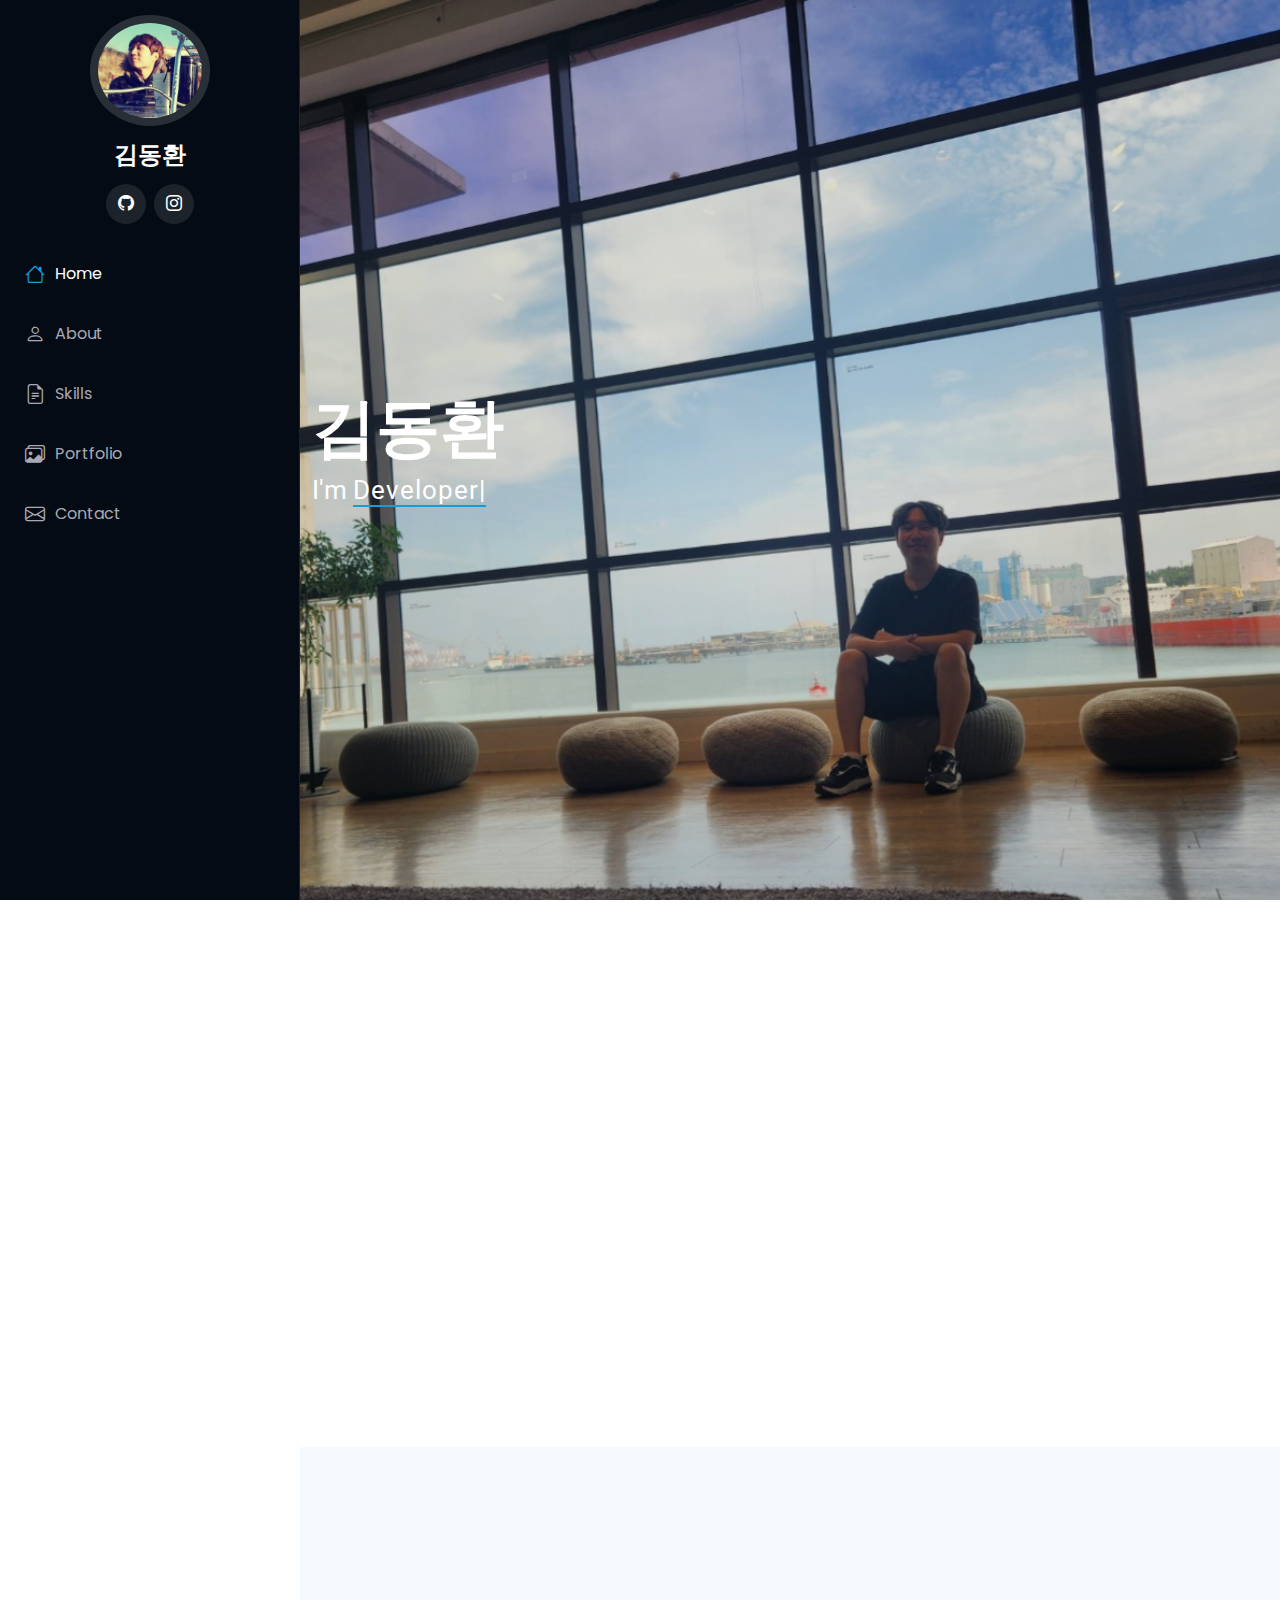
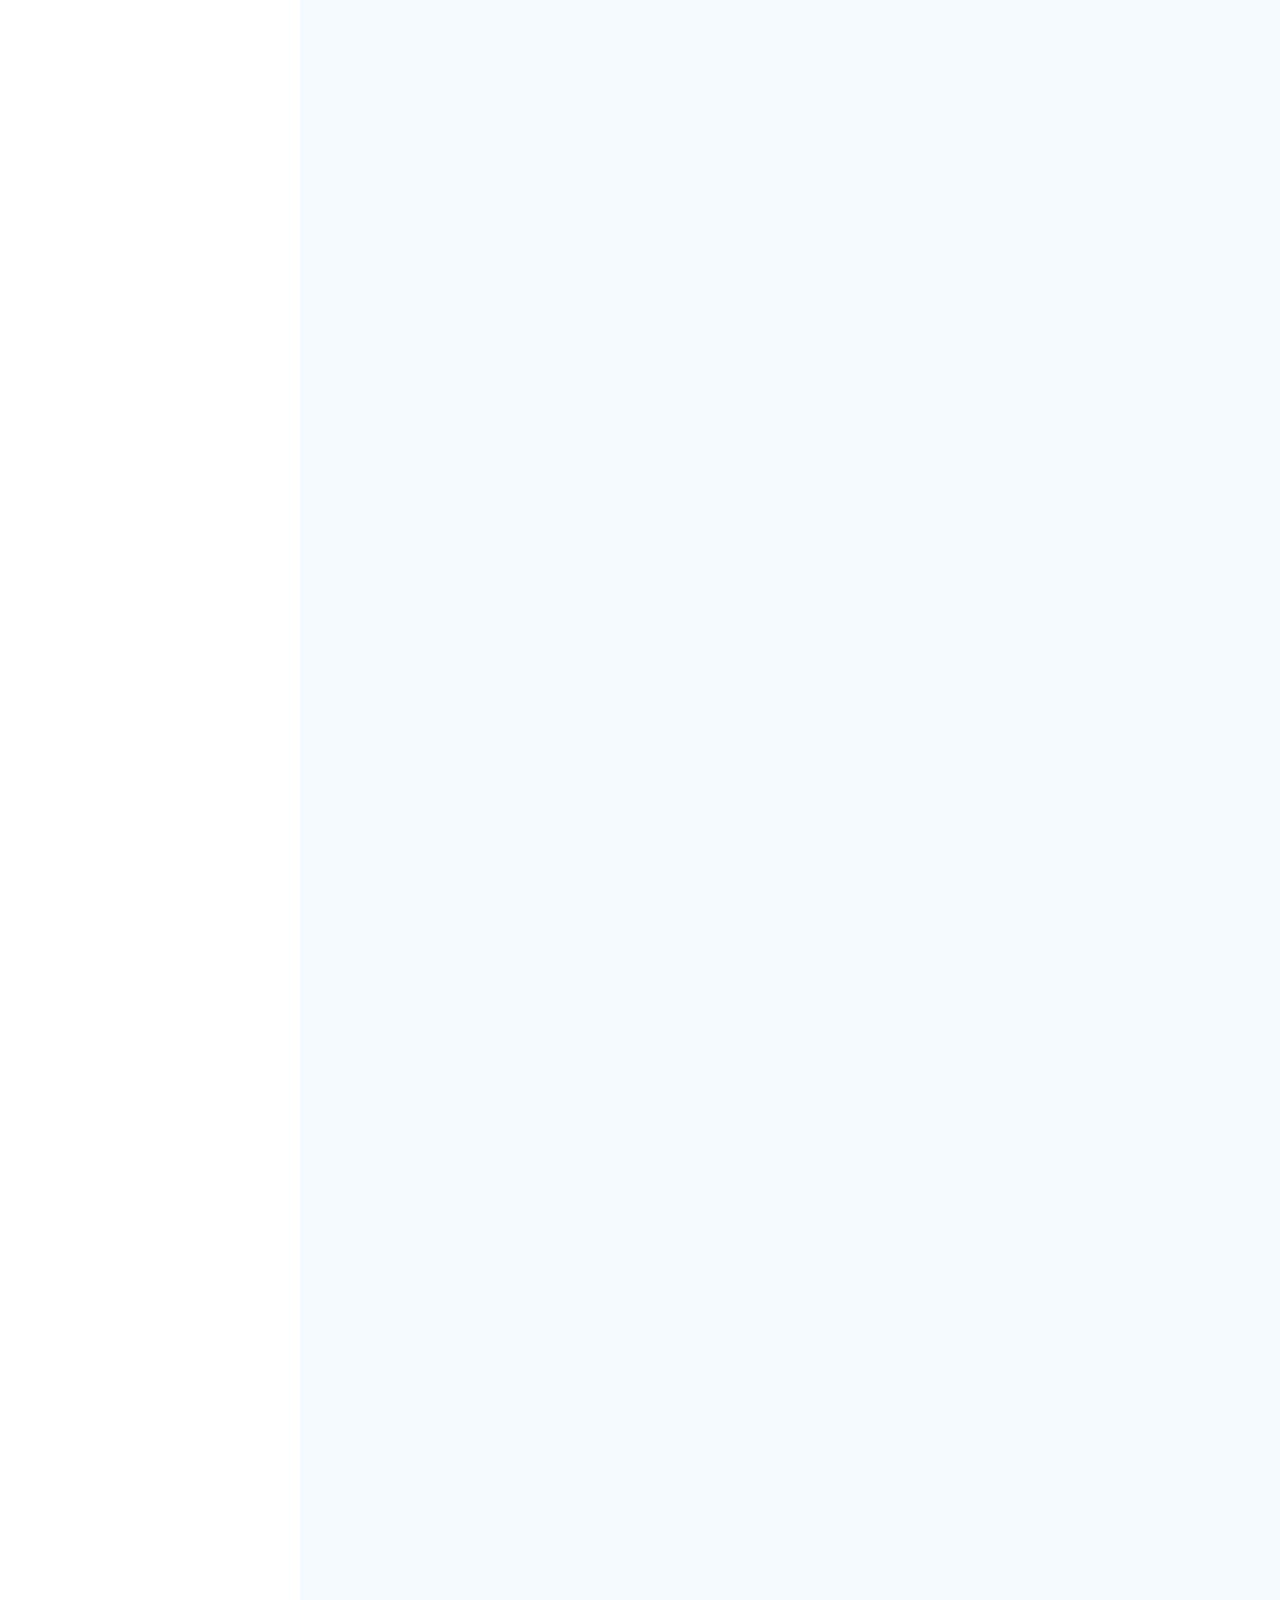
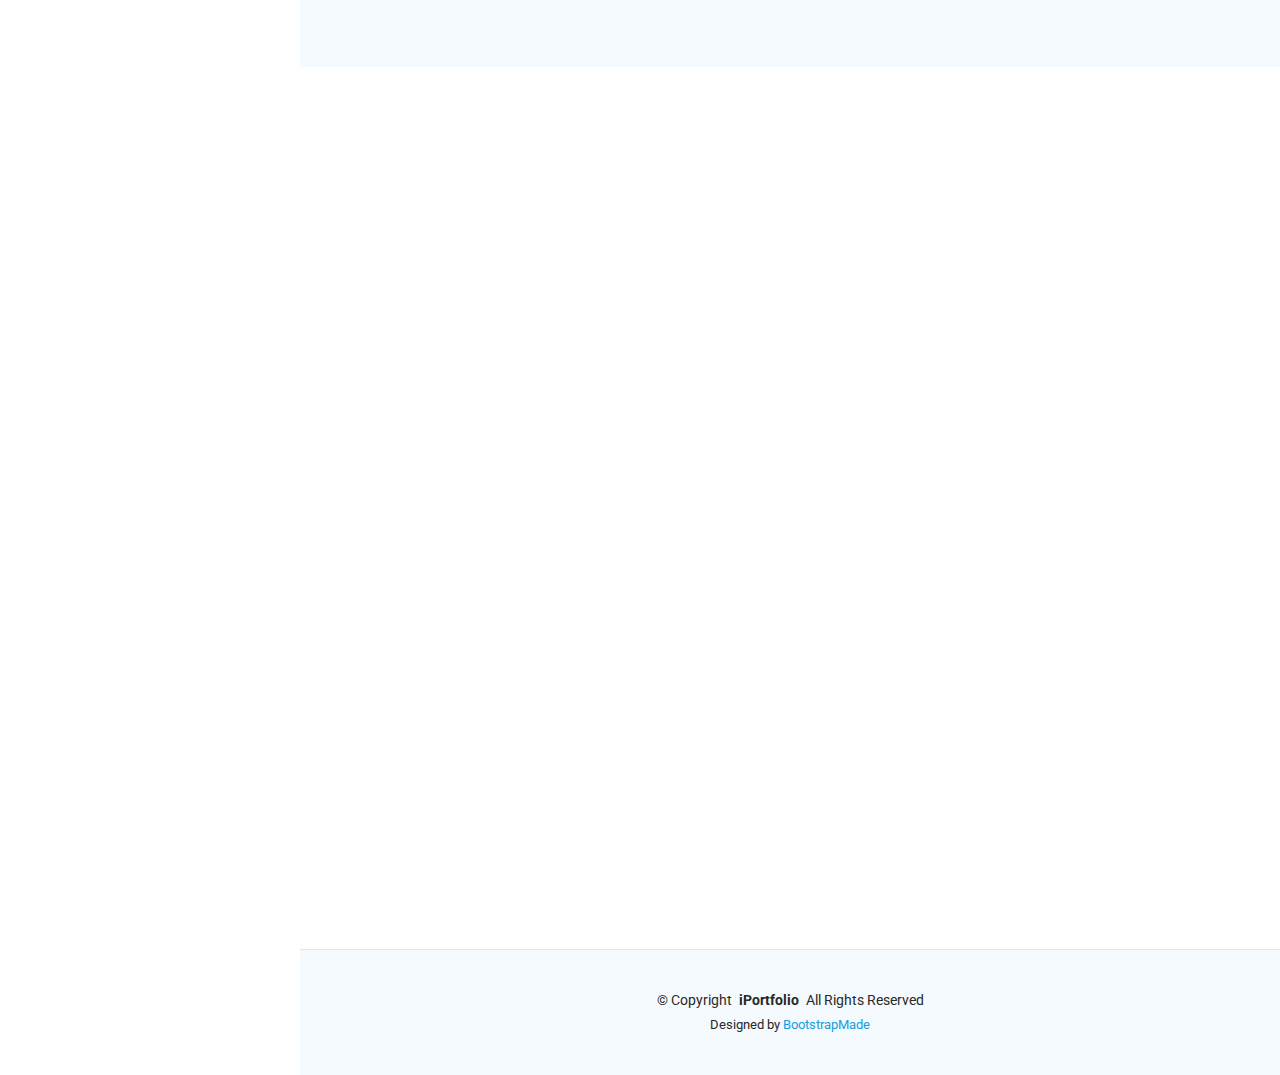
<file: mainpage.html>
<!DOCTYPE html>
<html lang="en">

<head>
  <meta charset="utf-8">
  <meta content="width=device-width, initial-scale=1.0" name="viewport">
  <title>Index - iPortfolio Bootstrap Template</title>
  <meta content="" name="description">
  <meta content="" name="keywords">

  <!-- Favicons -->
  <link href="assets/img/favicon.png" rel="icon">
  <link href="assets/img/apple-touch-icon.png" rel="apple-touch-icon">

  <!-- Fonts -->
  <link href="https://fonts.googleapis.com" rel="preconnect">
  <link href="https://fonts.gstatic.com" rel="preconnect" crossorigin>
  <link href="https://fonts.googleapis.com/css2?family=Roboto:ital,wght@0,100;0,300;0,400;0,500;0,700;0,900;1,100;1,300;1,400;1,500;1,700;1,900&family=Poppins:ital,wght@0,100;0,200;0,300;0,400;0,500;0,600;0,700;0,800;0,900;1,100;1,200;1,300;1,400;1,500;1,600;1,700;1,800;1,900&family=Raleway:ital,wght@0,100;0,200;0,300;0,400;0,500;0,600;0,700;0,800;0,900;1,100;1,200;1,300;1,400;1,500;1,600;1,700;1,800;1,900&display=swap" rel="stylesheet">

  <!-- Vendor CSS Files -->
  <link href="assets/vendor/bootstrap/css/bootstrap.min.css" rel="stylesheet">
  <link href="assets/vendor/bootstrap-icons/bootstrap-icons.css" rel="stylesheet">
  <link href="assets/vendor/aos/aos.css" rel="stylesheet">
  <link href="assets/vendor/glightbox/css/glightbox.min.css" rel="stylesheet">
  <link href="assets/vendor/swiper/swiper-bundle.min.css" rel="stylesheet">

  <!-- Main CSS File -->
  <link href="assets/css/main.css" rel="stylesheet">

  <!-- =======================================================
  * Template Name: iPortfolio
  * Template URL: https://bootstrapmade.com/iportfolio-bootstrap-portfolio-websites-template/
  * Updated: Jun 27 2024 with Bootstrap v5.3.3
  * Author: BootstrapMade.com
  * License: https://bootstrapmade.com/license/
  ======================================================== -->
</head>

<body class="index-page">

  <header id="header" class="header dark-background d-flex flex-column">
    <i class="header-toggle d-xl-none bi bi-list"></i>

    <div class="profile-img">
      <img src="assets/img/my-profile-img.jpg" alt="" class="img-fluid rounded-circle">
    </div>

    <a href="index.html" class="logo d-flex align-items-center justify-content-center">
      <!-- Uncomment the line below if you also wish to use an image logo -->
      <!-- <img src="assets/img/logo.png" alt=""> -->
      <h1 class="sitename">김동환</h1>
    </a>

    <div class="social-links text-center">
      <a href="https://github.com/yellowkim528" class="github"><i class="bi bi-github"></i></a>
      <a href="#" class="instagram"><i class="bi bi-instagram"></i></a>
    </div>

    <nav id="navmenu" class="navmenu">
      <ul>
        <li><a href="#hero" class="active"><i class="bi bi-house navicon"></i>Home</a></li>
        <li><a href="#about"><i class="bi bi-person navicon"></i> About</a></li>
        <li><a href="#skills"><i class="bi bi-file-earmark-text navicon"></i> Skills</a></li>
        <li><a href="#portfolio"><i class="bi bi-images navicon"></i> Portfolio</a></li>
        <li><a href="#contact"><i class="bi bi-envelope navicon"></i> Contact</a></li>
        <!-- <li><a href="#services"><i class="bi bi-hdd-stack navicon"></i> Services</a></li>
        <li class="dropdown"><a href="#"><i class="bi bi-menu-button navicon"></i> <span>Dropdown</span> <i class="bi bi-chevron-down toggle-dropdown"></i></a>
          <ul>
            <li><a href="#">Dropdown 1</a></li>
            <li class="dropdown"><a href="#"><span>Deep Dropdown</span> <i class="bi bi-chevron-down toggle-dropdown"></i></a>
              <ul>
                <li><a href="#">Deep Dropdown 1</a></li>
                <li><a href="#">Deep Dropdown 2</a></li>
                <li><a href="#">Deep Dropdown 3</a></li>
                <li><a href="#">Deep Dropdown 4</a></li>
                <li><a href="#">Deep Dropdown 5</a></li>
              </ul>
            </li>
            <li><a href="#">Dropdown 2</a></li>
            <li><a href="#">Dropdown 3</a></li>
            <li><a href="#">Dropdown 4</a></li>
          </ul>
        </li> -->
      </ul>
    </nav>

  </header>

  <main class="main">

    <!-- Hero Section -->
    <section id="hero" class="hero section dark-background">

      <img src="assets/img/hero-bg.jpg" alt="" data-aos="fade-in" class="">

      <div class="container" data-aos="fade-up" data-aos-delay="100">
        <h2>김동환</h2>
        <p>I'm <span class="typed" data-typed-items="Developer, Freelancer">Developer</span><span class="typed-cursor typed-cursor--blink" aria-hidden="true"></span><span class="typed-cursor typed-cursor--blink" aria-hidden="true"></span></p>
      </div>

    </section><!-- /Hero Section -->

    <!-- About Section -->
    <section id="about" class="about section">

      <!-- Section Title -->
      <div class="container section-title" data-aos="fade-up">
        <h2>About</h2>
        <p>안녕하세요. 신입 풀스택 개발자 김동환입니다.</p>
      </div><!-- End Section Title -->

      <div class="container" data-aos="fade-up" data-aos-delay="100">

        <div class="row gy-4 justify-content-center">
          <div class="col-lg-4">
            <img src="assets/img/my-profile-img.jpg" class="img-fluid" alt="">
          </div>
          <div class="col-lg-8 content">
            <h2>Full-Stack Web Developer.</h2>
            <p class="fst-italic py-3">
            </p>
            <div class="row">
              <div class="col-lg-6">
                <ul>
                  <!-- <li><i class="bi bi-chevron-right"></i> <strong>생일:</strong> <span>28 May 1992</span></li> -->
                  <li><i class="bi bi-chevron-right"></i> <strong>Website:</strong> <span>yellowkim528.github.io</span></li>
                  <li><i class="bi bi-chevron-right"></i> <strong>Phone:</strong> <span>010 - 5510 - 4664</span></li>
                  <li><i class="bi bi-chevron-right"></i> <strong>City:</strong> <span>Ulsan, South Korea</span></li>
                </ul>
              </div>
              <div class="col-lg-6">
                <ul>
                  <li><i class="bi bi-chevron-right"></i> <strong>Age:</strong> <span>32</span></li>
                  <li><i class="bi bi-chevron-right"></i> <strong>Degree:</strong> <span>BS</span></li>
                  <li><i class="bi bi-chevron-right"></i> <strong>Email:</strong> <span>sky6156@naver.com</span></li>
                  <!-- <li><i class="bi bi-chevron-right"></i> <strong>Freelance:</strong> <span>Available</span></li> -->
                </ul>
              </div>
            </div>
            <p class="py-3">
              
            </p>
          </div>
        </div>

      </div>

    </section>
    <!-- /About Section -->

    <!-- Stats Section -->
    <!-- <section id="stats" class="stats section">

      <div class="container" data-aos="fade-up" data-aos-delay="100">

        <div class="row gy-4">

          <div class="col-lg-3 col-md-6">
            <div class="stats-item">
              <i class="bi bi-emoji-smile"></i>
              <span data-purecounter-start="0" data-purecounter-end="232" data-purecounter-duration="1" class="purecounter"></span>
              <p><strong>Happy Clients</strong> <span>consequuntur quae</span></p>
            </div>
          </div>
          <!-- End Stats Item --> 
           

          <!-- <div class="col-lg-3 col-md-6">
            <div class="stats-item">
              <i class="bi bi-journal-richtext"></i>
              <span data-purecounter-start="0" data-purecounter-end="521" data-purecounter-duration="1" class="purecounter"></span>
              <p><strong>Projects</strong> <span>adipisci atque cum quia aut</span></p>
            </div>
          </div> -->
          <!-- End Stats Item -->

          <!-- <div class="col-lg-3 col-md-6">
            <div class="stats-item">
              <i class="bi bi-headset"></i>
              <span data-purecounter-start="0" data-purecounter-end="1453" data-purecounter-duration="1" class="purecounter"></span>
              <p><strong>Hours Of Support</strong> <span>aut commodi quaerat</span></p>
            </div>
          </div> -->
          <!-- End Stats Item -->

          <!-- <div class="col-lg-3 col-md-6">
            <div class="stats-item">
              <i class="bi bi-people"></i>
              <span data-purecounter-start="0" data-purecounter-end="32" data-purecounter-duration="1" class="purecounter"></span>
              <p><strong>Hard Workers</strong> <span>rerum asperiores dolor</span></p>
            </div>
          </div> -->
          <!-- End Stats Item -->

        </div>

      </div>

    </section> 
    
    <!-- /Stats Section -->

    <!-- Skills Section -->
    <section id="skills" class="skills section light-background">

      <!-- Section Title -->
      <div class="container section-title" data-aos="fade-up">
        <h2>Skills</h2>
        <p>지금까지 프로젝트에 사용한 기술들 입니다.</p>
      </div><!-- End Section Title -->

      <div class="container" data-aos="fade-up" data-aos-delay="100">

        <div class="row skills-content skills-animation">

          <div class="col-lg-6">

            <div class="progress">
              <span class="skill"><span>JAVA</span> <i class="val">100%</i></span>
              <div class="progress-bar-wrap">
                <div class="progress-bar" role="progressbar" aria-valuenow="100" aria-valuemin="0" aria-valuemax="100"></div>
              </div>
            </div><!-- End Skills Item -->

            <div class="progress">
              <span class="skill"><span>SpringBoot</span> <i class="val">90%</i></span>
              <div class="progress-bar-wrap">
                <div class="progress-bar" role="progressbar" aria-valuenow="90" aria-valuemin="0" aria-valuemax="100"></div>
              </div>
            </div><!-- End Skills Item -->

            <div class="progress">
              <span class="skill"><span>ES6</span> <i class="val">75%</i></span>
              <div class="progress-bar-wrap">
                <div class="progress-bar" role="progressbar" aria-valuenow="75" aria-valuemin="0" aria-valuemax="100"></div>
              </div>
            </div><!-- End Skills Item -->

          </div>

          <div class="col-lg-6">

            <div class="progress">
              <span class="skill"><span>Oracle SQL</span> <i class="val">80%</i></span>
              <div class="progress-bar-wrap">
                <div class="progress-bar" role="progressbar" aria-valuenow="80" aria-valuemin="0" aria-valuemax="100"></div>
              </div>
            </div><!-- End Skills Item -->

            <div class="progress">
              <span class="skill"><span>CSS</span> <i class="val">90%</i></span>
              <div class="progress-bar-wrap">
                <div class="progress-bar" role="progressbar" aria-valuenow="90" aria-valuemin="0" aria-valuemax="100"></div>
              </div>
            </div><!-- End Skills Item -->

            <div class="progress">
              <span class="skill"><span>python</span> <i class="val">55%</i></span>
              <div class="progress-bar-wrap">
                <div class="progress-bar" role="progressbar" aria-valuenow="55" aria-valuemin="0" aria-valuemax="100"></div>
              </div>
            </div><!-- End Skills Item -->

          </div>

        </div>

      </div>

    </section><!-- /Skills Section -->

    <!-- Resume Section -->
    <!-- <section id="resume" class="resume section">

      <div class="container section-title" data-aos="fade-up">
        <h2>Resume</h2>
        <p>Magnam dolores commodi suscipit. Necessitatibus eius consequatur ex aliquid fuga eum quidem. Sit sint consectetur velit. Quisquam quos quisquam cupiditate. Et nemo qui impedit suscipit alias ea. Quia fugiat sit in iste officiis commodi quidem hic quas.</p>
      </div>

      <div class="container">

        <div class="row">

          <div class="col-lg-6" data-aos="fade-up" data-aos-delay="100">
            <h3 class="resume-title">Sumary</h3>

            <div class="resume-item pb-0">
              <h4>Brandon Johnson</h4>
              <p><em>Innovative and deadline-driven Graphic Designer with 3+ years of experience designing and developing user-centered digital/print marketing material from initial concept to final, polished deliverable.</em></p>
              <ul>
                <li>Portland par 127,Orlando, FL</li>
                <li>(123) 456-7891</li>
                <li>alice.barkley@example.com</li>
              </ul>
            </div>

            <h3 class="resume-title">Education</h3>
            <div class="resume-item">
              <h4>Master of Fine Arts &amp; Graphic Design</h4>
              <h5>2015 - 2016</h5>
              <p><em>Rochester Institute of Technology, Rochester, NY</em></p>
              <p>Qui deserunt veniam. Et sed aliquam labore tempore sed quisquam iusto autem sit. Ea vero voluptatum qui ut dignissimos deleniti nerada porti sand markend</p>
            </div>

            <div class="resume-item">
              <h4>Bachelor of Fine Arts &amp; Graphic Design</h4>
              <h5>2010 - 2014</h5>
              <p><em>Rochester Institute of Technology, Rochester, NY</em></p>
              <p>Quia nobis sequi est occaecati aut. Repudiandae et iusto quae reiciendis et quis Eius vel ratione eius unde vitae rerum voluptates asperiores voluptatem Earum molestiae consequatur neque etlon sader mart dila</p>
            </div>

          </div>

          <div class="col-lg-6" data-aos="fade-up" data-aos-delay="200">
            <h3 class="resume-title">Professional Experience</h3>
            <div class="resume-item">
              <h4>Senior graphic design specialist</h4>
              <h5>2019 - Present</h5>
              <p><em>Experion, New York, NY </em></p>
              <ul>
                <li>Lead in the design, development, and implementation of the graphic, layout, and production communication materials</li>
                <li>Delegate tasks to the 7 members of the design team and provide counsel on all aspects of the project. </li>
                <li>Supervise the assessment of all graphic materials in order to ensure quality and accuracy of the design</li>
                <li>Oversee the efficient use of production project budgets ranging from $2,000 - $25,000</li>
              </ul>
            </div>

            <div class="resume-item">
              <h4>Graphic design specialist</h4>
              <h5>2017 - 2018</h5>
              <p><em>Stepping Stone Advertising, New York, NY</em></p>
              <ul>
                <li>Developed numerous marketing programs (logos, brochures,infographics, presentations, and advertisements).</li>
                <li>Managed up to 5 projects or tasks at a given time while under pressure</li>
                <li>Recommended and consulted with clients on the most appropriate graphic design</li>
                <li>Created 4+ design presentations and proposals a month for clients and account managers</li>
              </ul>
            </div>

          </div>

        </div>

      </div>

    </section> -->
    <!-- /Resume Section -->

    <!-- Portfolio Section -->
    <section id="portfolio" class="portfolio section light-background">

      <!-- Section Title -->
      <div class="container section-title" data-aos="fade-up">
        <h2>Portfolio</h2>
        <h3>KH인재교육원 국비교육중 수행했던 프로젝트들 입니다.</h3>
        <p>미니1 - 공공데이터 수집 및 시각화</p>
        <p>미니2 - 리뷰데이터 수집 및 딥러닝</p>
        <p>파이널 - 여행지 일정 생성 서비스</p>
      </div><!-- End Section Title -->

      <div class="container">

        <div class="isotope-layout" data-default-filter="*" data-layout="masonry" data-sort="original-order">

          <ul class="portfolio-filters isotope-filters" data-aos="fade-up" data-aos-delay="100">
            <li data-filter="*" class="filter-active">All</li>
            <li data-filter=".filter-final">파이널프로젝트</li>
            <li data-filter=".filter-mini1">미니프로젝트 - 1</li>
            <li data-filter=".filter-mini2">미니프로젝트 - 2</li>
          </ul><!-- End Portfolio Filters -->

          <div class="row gy-4 isotope-container" data-aos="fade-up" data-aos-delay="200">

            <!--  -->
            <!-- 파이널프로젝트 -->
            <div class="col-lg-4 col-md-6 portfolio-item isotope-item filter-final">
              <div class="portfolio-content h-100">
                <img src="assets/img/final/자유게시판.png" class="img-fluid" alt="">
                <div class="portfolio-info">
                  <h4>파이널</h4>
                  <p>자유게시판 목록</p>
                  <a href="assets/img/final/자유게시판.png" title="Branding 1" data-gallery="portfolio-gallery-final" class="glightbox preview-link"><i class="bi bi-zoom-in"></i></a>
                  <a href="portfolio-details.html" title="More Details" class="details-link"><i class="bi bi-link-45deg"></i></a>
                </div>
              </div>
            </div><!-- End Portfolio Item -->

            <div class="col-lg-4 col-md-6 portfolio-item isotope-item filter-final">
              <div class="portfolio-content h-100">
                <img src="assets/img/final/게시판조회.png" class="img-fluid" alt="">
                <div class="portfolio-info">
                  <h4>파이널</h4>
                  <p>게시글 조회화면</p>
                  <a href="assets/img/final/게시판조회.png" title="Branding 1" data-gallery="portfolio-gallery-final" class="glightbox preview-link"><i class="bi bi-zoom-in"></i></a>
                  <a href="portfolio-details.html" title="More Details" class="details-link"><i class="bi bi-link-45deg"></i></a>
                </div>
              </div>
            </div><!-- End Portfolio Item -->

            <div class="col-lg-4 col-md-6 portfolio-item isotope-item filter-final">
              <div class="portfolio-content h-100">
                <img src="assets/img/final/날짜선택.png" class="img-fluid" alt="">
                <div class="portfolio-info">
                  <h4>파이널</h4>
                  <p>일정만들기 날짜선택 페이지</p>
                  <a href="assets/img/final/날짜선택.png" title="Branding 1" data-gallery="portfolio-gallery-final" class="glightbox preview-link"><i class="bi bi-zoom-in"></i></a>
                  <a href="portfolio-details.html" title="More Details" class="details-link"><i class="bi bi-link-45deg"></i></a>
                </div>
              </div>
            </div><!-- End Portfolio Item -->

            <div class="col-lg-4 col-md-6 portfolio-item isotope-item filter-final">
              <div class="portfolio-content h-100">
                <img src="assets/img/final/여행지일정만들기.png" class="img-fluid" alt="">
                <div class="portfolio-info">
                  <h4>파이널</h4>
                  <p>여행일정 만들기 페이지</p>
                  <a href="assets/img/final/여행지일정만들기.png" title="Branding 1" data-gallery="portfolio-gallery-final" class="glightbox preview-link"><i class="bi bi-zoom-in"></i></a>
                  <a href="portfolio-details.html" title="More Details" class="details-link"><i class="bi bi-link-45deg"></i></a>
                </div>
              </div>
            </div><!-- End Portfolio Item -->

            <div class="col-lg-4 col-md-6 portfolio-item isotope-item filter-final">
              <div class="portfolio-content h-100">
                <img src="assets/img/final/여행지상세정보.png" class="img-fluid" alt="">
                <div class="portfolio-info">
                  <h4>파이널</h4>
                  <p>여행지 상세정보 페이지</p>
                  <a href="assets/img/final/여행지상세정보.png" title="Branding 1" data-gallery="portfolio-gallery-final" class="glightbox preview-link"><i class="bi bi-zoom-in"></i></a>
                  <a href="portfolio-details.html" title="More Details" class="details-link"><i class="bi bi-link-45deg"></i></a>
                </div>
              </div>
            </div><!-- End Portfolio Item -->

            <!-- 미니프로젝트 1 -->
            <div class="col-lg-4 col-md-6 portfolio-item isotope-item filter-mini1">
              <div class="portfolio-content h-100">
                <img src="assets/img/mini1/미니프로젝트1_페이지_20.jpg" class="img-fluid" alt="">
                <div class="portfolio-info">
                  <h4>미니 1</h4>
                  <p>행정구역별 방문자 수 시각화</p>
                  <a href="assets/img/mini1/미니프로젝트1_페이지_20.jpg" title="mini1" data-gallery="portfolio-gallery-app" class="glightbox preview-link"><i class="bi bi-zoom-in"></i></a>
                  <a href="portfolio-details_mini1.html" title="More Details" class="details-link"><i class="bi bi-link-45deg"></i></a>
                </div>
              </div>
            </div><!-- End Portfolio Item -->

            <div class="col-lg-4 col-md-6 portfolio-item isotope-item filter-mini1">
              <div class="portfolio-content h-100">
                <img src="assets/img/mini1/미니프로젝트1_페이지_24.jpg" class="img-fluid" alt="">
                <div class="portfolio-info">
                  <h4>미니 1</h4>
                  <p>지역별 관광지 비율 시각화</p>
                  <a href="assets/img/mini1/미니프로젝트1_페이지_24.jpg" title="mini1" data-gallery="portfolio-gallery-app" class="glightbox preview-link"><i class="bi bi-zoom-in"></i></a>
                  <a href="portfolio-details_mini1.html" title="More Details" class="details-link"><i class="bi bi-link-45deg"></i></a>
                </div>
              </div>
            </div><!-- End Portfolio Item -->

            <div class="col-lg-4 col-md-6 portfolio-item isotope-item filter-mini1">
              <div class="portfolio-content h-100">
                <img src="assets/img/mini1/미니프로젝트1_페이지_29.jpg" class="img-fluid" alt="">
                <div class="portfolio-info">
                  <h4>미니 1</h4>
                  <p>지역별 축제/행사 비율 시각화</p>
                  <a href="assets/img/mini1/미니프로젝트1_페이지_29.jpg" title="mini1" data-gallery="portfolio-gallery-app" class="glightbox preview-link"><i class="bi bi-zoom-in"></i></a>
                  <a href="portfolio-details_mini1.html" title="More Details" class="details-link"><i class="bi bi-link-45deg"></i></a>
                </div>
              </div>
            </div><!-- End Portfolio Item -->

            <div class="col-lg-4 col-md-6 portfolio-item isotope-item filter-mini1">
              <div class="portfolio-content h-100">
                <img src="assets/img/mini1/미니프로젝트1_페이지_33.jpg" class="img-fluid" alt="">
                <div class="portfolio-info">
                  <h4>미니 1</h4>
                  <p>계절별 축제/행사 비율 시각화</p>
                  <a href="assets/img/mini1/미니프로젝트1_페이지_33.jpg" title="mini1" data-gallery="portfolio-gallery-app" class="glightbox preview-link"><i class="bi bi-zoom-in"></i></a>
                  <a href="portfolio-details_mini1.html" title="More Details" class="details-link"><i class="bi bi-link-45deg"></i></a>
                </div>
              </div>
            </div><!-- End Portfolio Item -->

            <div class="col-lg-4 col-md-6 portfolio-item isotope-item filter-mini1">
              <div class="portfolio-content h-100">
                <img src="assets/img/mini1/미니프로젝트1_페이지_34.jpg" class="img-fluid" alt="">
                <div class="portfolio-info">
                  <h4>미니 2</h4>
                  <p>지역&계절별 축제/행사 비율 시각화</p>
                  <a href="assets/img/mini1/미니프로젝트1_페이지_34.jpg" title="mini1" data-gallery="portfolio-gallery-product" class="glightbox preview-link"><i class="bi bi-zoom-in"></i></a>
                  <a href="portfolio-details_mini1.html" title="More Details" class="details-link"><i class="bi bi-link-45deg"></i></a>
                </div>
              </div>
            </div><!-- End Portfolio Item -->


            <!-- 미니프로젝트 2 -->
            <div class="col-lg-4 col-md-6 portfolio-item isotope-item filter-mini2">
              <div class="portfolio-content h-100">
                <img src="assets/img/mini2/미니프로젝트2_페이지_40.jpg" class="img-fluid" alt="">
                <div class="portfolio-info">
                  <h4>미니 2</h4>
                  <p>딥러닝 LSTM 모델</p>
                  <a href="assets/img/mini2/미니프로젝트2_페이지_40.jpg" title="filter-mini2" data-gallery="portfolio-gallery-app" class="glightbox preview-link"><i class="bi bi-zoom-in"></i></a>
                  <a href="portfolio-details_mini2.html" title="More Details" class="details-link"><i class="bi bi-link-45deg"></i></a>
                </div>
              </div>
            </div><!-- End Portfolio Item -->

            <div class="col-lg-4 col-md-6 portfolio-item isotope-item filter-mini2">
              <div class="portfolio-content h-100">
                <img src="assets/img/mini2/미니프로젝트2_페이지_41.jpg" class="img-fluid" alt="">
                <div class="portfolio-info">
                  <h4>미니 2</h4>
                  <p>딥러닝 GRU 모델</p>
                  <a href="assets/img/mini2/미니프로젝트2_페이지_41.jpg" title="filter-mini2" data-gallery="portfolio-gallery-app" class="glightbox preview-link"><i class="bi bi-zoom-in"></i></a>
                  <a href="portfolio-details_mini2.html" title="More Details" class="details-link"><i class="bi bi-link-45deg"></i></a>
                </div>
              </div>
            </div><!-- End Portfolio Item -->

            <div class="col-lg-4 col-md-6 portfolio-item isotope-item filter-mini2">
              <div class="portfolio-content h-100">
                <img src="assets/img/mini2/미니프로젝트2_페이지_45.jpg" class="img-fluid" alt="">
                <div class="portfolio-info">
                  <h4>미니 2</h4>
                  <p>맛집리뷰 데이터 기반 WordCloud</p>
                  <a href="assets/img/mini2/미니프로젝트2_페이지_45.jpg" title="filter-mini2" data-gallery="portfolio-gallery-app" class="glightbox preview-link"><i class="bi bi-zoom-in"></i></a>
                  <a href="portfolio-details_mini2.html" title="More Details" class="details-link"><i class="bi bi-link-45deg"></i></a>
                </div>
              </div>
            </div><!-- End Portfolio Item -->

            <div class="col-lg-4 col-md-6 portfolio-item isotope-item filter-mini2">
              <div class="portfolio-content h-100">
                <img src="assets/img/mini2/미니프로젝트2_페이지_48.jpg" class="img-fluid" alt="">
                <div class="portfolio-info">
                  <h4>미니 2</h4>
                  <p>맛집리뷰 데이터 감성분석 코딩</p>
                  <a href="assets/img/mini2/미니프로젝트2_페이지_48.jpg" title="filter-mini2" data-gallery="portfolio-gallery-app" class="glightbox preview-link"><i class="bi bi-zoom-in"></i></a>
                  <a href="portfolio-details_mini2.html" title="More Details" class="details-link"><i class="bi bi-link-45deg"></i></a>
                </div>
              </div>
            </div><!-- End Portfolio Item -->

            <div class="col-lg-4 col-md-6 portfolio-item isotope-item filter-mini2">
              <div class="portfolio-content h-100">
                <img src="assets/img/mini2/미니프로젝트2_페이지_49.jpg" class="img-fluid" alt="">
                <div class="portfolio-info">
                  <h4>미니 2</h4>
                  <p>맛집리뷰 데이터 감성분석 결과</p>
                  <a href="assets/img/mini2/미니프로젝트2_페이지_49.jpg" title="filter-mini2" data-gallery="portfolio-gallery-app" class="glightbox preview-link"><i class="bi bi-zoom-in"></i></a>
                  <a href="portfolio-details_mini2.html" title="More Details" class="details-link"><i class="bi bi-link-45deg"></i></a>
                </div>
              </div>
            </div><!-- End Portfolio Item -->

          </div><!-- End Portfolio Container -->

        </div>

      </div>

    </section><!-- /Portfolio Section -->

    <!-- <section id="services" class="services section">

      <div class="container section-title" data-aos="fade-up">
        <h2>Services</h2>
        <p>Magnam dolores commodi suscipit. Necessitatibus eius consequatur ex aliquid fuga eum quidem. Sit sint consectetur velit. Quisquam quos quisquam cupiditate. Et nemo qui impedit suscipit alias ea. Quia fugiat sit in iste officiis commodi quidem hic quas.</p>
      </div>

      <div class="container">

        <div class="row gy-4">

          <div class="col-lg-4 col-md-6 service-item d-flex" data-aos="fade-up" data-aos-delay="100">
            <div class="icon flex-shrink-0"><i class="bi bi-briefcase"></i></div>
            <div>
              <h4 class="title"><a href="service-details.html" class="stretched-link">Lorem Ipsum</a></h4>
              <p class="description">Voluptatum deleniti atque corrupti quos dolores et quas molestias excepturi sint occaecati cupiditate non provident</p>
            </div>
          </div>

          <div class="col-lg-4 col-md-6 service-item d-flex" data-aos="fade-up" data-aos-delay="200">
            <div class="icon flex-shrink-0"><i class="bi bi-card-checklist"></i></div>
            <div>
              <h4 class="title"><a href="service-details.html" class="stretched-link">Dolor Sitema</a></h4>
              <p class="description">Minim veniam, quis nostrud exercitation ullamco laboris nisi ut aliquip ex ea commodo consequat tarad limino ata</p>
            </div>
          </div>

          <div class="col-lg-4 col-md-6 service-item d-flex" data-aos="fade-up" data-aos-delay="300">
            <div class="icon flex-shrink-0"><i class="bi bi-bar-chart"></i></div>
            <div>
              <h4 class="title"><a href="service-details.html" class="stretched-link">Sed ut perspiciatis</a></h4>
              <p class="description">Duis aute irure dolor in reprehenderit in voluptate velit esse cillum dolore eu fugiat nulla pariatur</p>
            </div>
          </div>

          <div class="col-lg-4 col-md-6 service-item d-flex" data-aos="fade-up" data-aos-delay="400">
            <div class="icon flex-shrink-0"><i class="bi bi-binoculars"></i></div>
            <div>
              <h4 class="title"><a href="service-details.html" class="stretched-link">Magni Dolores</a></h4>
              <p class="description">Excepteur sint occaecat cupidatat non proident, sunt in culpa qui officia deserunt mollit anim id est laborum</p>
            </div>
          </div>

          <div class="col-lg-4 col-md-6 service-item d-flex" data-aos="fade-up" data-aos-delay="500">
            <div class="icon flex-shrink-0"><i class="bi bi-brightness-high"></i></div>
            <div>
              <h4 class="title"><a href="service-details.html" class="stretched-link">Nemo Enim</a></h4>
              <p class="description">At vero eos et accusamus et iusto odio dignissimos ducimus qui blanditiis praesentium voluptatum deleniti atque</p>
            </div>
          </div>

          <div class="col-lg-4 col-md-6 service-item d-flex" data-aos="fade-up" data-aos-delay="600">
            <div class="icon flex-shrink-0"><i class="bi bi-calendar4-week"></i></div>
            <div>
              <h4 class="title"><a href="service-details.html" class="stretched-link">Eiusmod Tempor</a></h4>
              <p class="description">Et harum quidem rerum facilis est et expedita distinctio. Nam libero tempore, cum soluta nobis est eligendi</p>
            </div>
          </div>

        </div>

      </div>

    </section> -->

    <!-- <section id="testimonials" class="testimonials section light-background">

      <div class="container section-title" data-aos="fade-up">
        <h2>Testimonials</h2>
        <p>Necessitatibus eius consequatur ex aliquid fuga eum quidem sint consectetur velit</p>
      </div>

      <div class="container" data-aos="fade-up" data-aos-delay="100">

        <div class="swiper init-swiper">
          <script type="application/json" class="swiper-config">
            {
              "loop": true,
              "speed": 600,
              "autoplay": {
                "delay": 5000
              },
              "slidesPerView": "auto",
              "pagination": {
                "el": ".swiper-pagination",
                "type": "bullets",
                "clickable": true
              },
              "breakpoints": {
                "320": {
                  "slidesPerView": 1,
                  "spaceBetween": 40
                },
                "1200": {
                  "slidesPerView": 3,
                  "spaceBetween": 1
                }
              }
            }
          </script>
          <div class="swiper-wrapper">

            <div class="swiper-slide">
              <div class="testimonial-item">
                <p>
                  <i class="bi bi-quote quote-icon-left"></i>
                  <span>Proin iaculis purus consequat sem cure digni ssim donec porttitora entum suscipit rhoncus. Accusantium quam, ultricies eget id, aliquam eget nibh et. Maecen aliquam, risus at semper.</span>
                  <i class="bi bi-quote quote-icon-right"></i>
                </p>
                <img src="assets/img/testimonials/testimonials-1.jpg" class="testimonial-img" alt="">
                <h3>Saul Goodman</h3>
                <h4>Ceo &amp; Founder</h4>
              </div>
            </div>

            <div class="swiper-slide">
              <div class="testimonial-item">
                <p>
                  <i class="bi bi-quote quote-icon-left"></i>
                  <span>Export tempor illum tamen malis malis eram quae irure esse labore quem cillum quid malis quorum velit fore eram velit sunt aliqua noster fugiat irure amet legam anim culpa.</span>
                  <i class="bi bi-quote quote-icon-right"></i>
                </p>
                <img src="assets/img/testimonials/testimonials-2.jpg" class="testimonial-img" alt="">
                <h3>Sara Wilsson</h3>
                <h4>Designer</h4>
              </div>
            </div>

            <div class="swiper-slide">
              <div class="testimonial-item">
                <p>
                  <i class="bi bi-quote quote-icon-left"></i>
                  <span>Enim nisi quem export duis labore cillum quae magna enim sint quorum nulla quem veniam duis minim tempor labore quem eram duis noster aute amet eram fore quis sint minim.</span>
                  <i class="bi bi-quote quote-icon-right"></i>
                </p>
                <img src="assets/img/testimonials/testimonials-3.jpg" class="testimonial-img" alt="">
                <h3>Jena Karlis</h3>
                <h4>Store Owner</h4>
              </div>
            </div>

            <div class="swiper-slide">
              <div class="testimonial-item">
                <p>
                  <i class="bi bi-quote quote-icon-left"></i>
                  <span>Fugiat enim eram quae cillum dolore dolor amet nulla culpa multos export minim fugiat dolor enim duis veniam ipsum anim magna sunt elit fore quem dolore labore illum veniam.</span>
                  <i class="bi bi-quote quote-icon-right"></i>
                </p>
                <img src="assets/img/testimonials/testimonials-4.jpg" class="testimonial-img" alt="">
                <h3>Matt Brandon</h3>
                <h4>Freelancer</h4>
              </div>
            </div>

            <div class="swiper-slide">
              <div class="testimonial-item">
                <p>
                  <i class="bi bi-quote quote-icon-left"></i>
                  <span>Quis quorum aliqua sint quem legam fore sunt eram irure aliqua veniam tempor noster veniam sunt culpa nulla illum cillum fugiat legam esse veniam culpa fore nisi cillum quid.</span>
                  <i class="bi bi-quote quote-icon-right"></i>
                </p>
                <img src="assets/img/testimonials/testimonials-5.jpg" class="testimonial-img" alt="">
                <h3>John Larson</h3>
                <h4>Entrepreneur</h4>
              </div>
            </div>

          </div>
          <div class="swiper-pagination"></div>
        </div>

      </div>

    </section> -->

    <!-- Contact Section -->
    
    <section id="contact" class="contact section">

      <div class="container section-title" data-aos="fade-up">
        <h2>Contact</h2>
        <p>아래로 연락주세요(현재수리중)</p>
      </div>

      <div class="container" data-aos="fade-up" data-aos-delay="100">

        <div class="row gy-4">

          <div class="col-lg-5">

            <div class="info-wrap">
              <div class="info-item d-flex" data-aos="fade-up" data-aos-delay="200">
                <i class="bi bi-geo-alt flex-shrink-0"></i>
                <div>
                  <h3>Homepage</h3>
                  <p>yellowkim528.github.io</p>
                </div>
              </div>

              <div class="info-item d-flex" data-aos="fade-up" data-aos-delay="300">
                <i class="bi bi-telephone flex-shrink-0"></i>
                <div>
                  <h3>Call Me</h3>
                  <p>+82 010 5510 4664</p>
                </div>
              </div>

              <div class="info-item d-flex" data-aos="fade-up" data-aos-delay="400">
                <i class="bi bi-envelope flex-shrink-0"></i>
                <div>
                  <h3>Email Me</h3>
                  <p>sky6156@naver.com</p>
                </div>
              </div>

              <iframe src="https://www.google.com/maps/embed?pb=!1m14!1m8!1m3!1d48389.78314118045!2d-74.006138!3d40.710059!3m2!1i1024!2i768!4f13.1!3m3!1m2!1s0x89c25a22a3bda30d%3A0xb89d1fe6bc499443!2sDowntown%20Conference%20Center!5e0!3m2!1sen!2sus!4v1676961268712!5m2!1sen!2sus" frameborder="0" style="border:0; width: 100%; height: 270px;" allowfullscreen="" loading="lazy" referrerpolicy="no-referrer-when-downgrade"></iframe>
            </div>
          </div>

          <div class="col-lg-7">
            <form action="forms/contact.php" method="post" class="php-email-form" data-aos="fade-up" data-aos-delay="200">
              <div class="row gy-4">

                <div class="col-md-6">
                  <label for="name-field" class="pb-2">Your Name</label>
                  <input type="text" name="name" id="name-field" class="form-control" required="">
                </div>

                <div class="col-md-6">
                  <label for="email-field" class="pb-2">Your Email</label>
                  <input type="email" class="form-control" name="email" id="email-field" required="">
                </div>

                <div class="col-md-12">
                  <label for="subject-field" class="pb-2">Subject</label>
                  <input type="text" class="form-control" name="subject" id="subject-field" required="">
                </div>

                <div class="col-md-12">
                  <label for="message-field" class="pb-2">Message</label>
                  <textarea class="form-control" name="message" rows="10" id="message-field" required=""></textarea>
                </div>

                <div class="col-md-12 text-center">
                  <div class="loading">Loading</div>
                  <div class="error-message"></div>
                  <div class="sent-message">Your message has been sent. Thank you!</div>

                  <button type="submit">Send Message</button>
                </div>

              </div>
            </form>
          </div>

        </div>

      </div>

    </section>

  </main>

  <footer id="footer" class="footer position-relative light-background">

    <div class="container">
      <div class="copyright text-center ">
        <p>© <span>Copyright</span> <strong class="px-1 sitename">iPortfolio</strong> <span>All Rights Reserved</span></p>
      </div>
      <div class="credits">
        <!-- All the links in the footer should remain intact. -->
        <!-- You can delete the links only if you've purchased the pro version. -->
        <!-- Licensing information: https://bootstrapmade.com/license/ -->
        <!-- Purchase the pro version with working PHP/AJAX contact form: [buy-url] -->
        Designed by <a href="https://bootstrapmade.com/">BootstrapMade</a>
      </div>
    </div>

  </footer>

  <!-- Scroll Top -->
  <a href="#" id="scroll-top" class="scroll-top d-flex align-items-center justify-content-center"><i class="bi bi-arrow-up-short"></i></a>

  <!-- Preloader -->
  <div id="preloader"></div>

  <!-- Vendor JS Files -->
  <script src="assets/vendor/bootstrap/js/bootstrap.bundle.min.js"></script>
  <script src="assets/vendor/php-email-form/validate.js"></script>
  <script src="assets/vendor/aos/aos.js"></script>
  <script src="assets/vendor/typed.js/typed.umd.js"></script>
  <script src="assets/vendor/purecounter/purecounter_vanilla.js"></script>
  <script src="assets/vendor/waypoints/noframework.waypoints.js"></script>
  <script src="assets/vendor/glightbox/js/glightbox.min.js"></script>
  <script src="assets/vendor/imagesloaded/imagesloaded.pkgd.min.js"></script>
  <script src="assets/vendor/isotope-layout/isotope.pkgd.min.js"></script>
  <script src="assets/vendor/swiper/swiper-bundle.min.js"></script>

  <!-- Main JS File -->
  <script src="assets/js/main.js"></script>

</body>

</html>
</file>
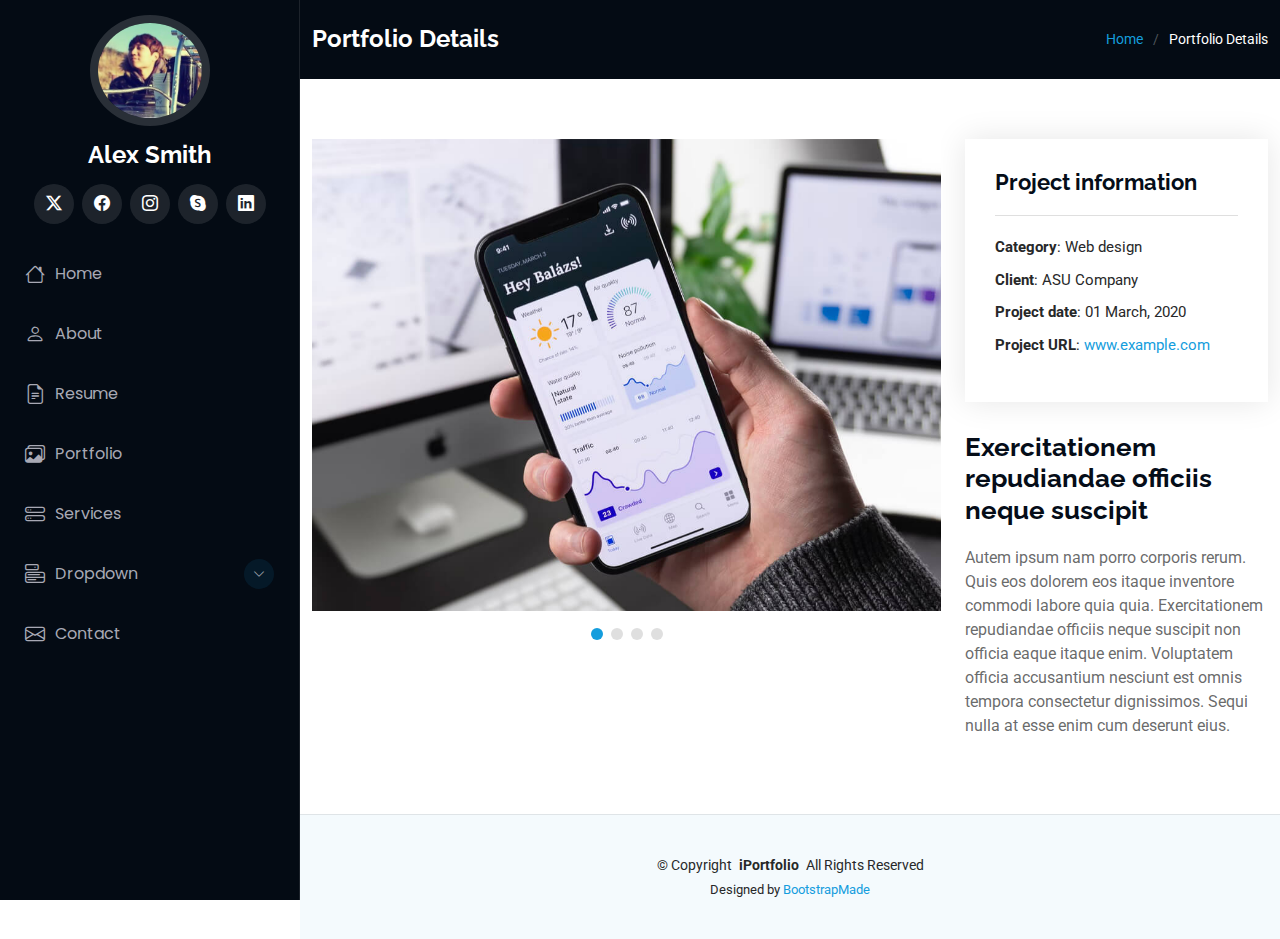
<file: portfolio-details.html>
<!DOCTYPE html>
<html lang="en">

<head>
  <meta charset="utf-8">
  <meta content="width=device-width, initial-scale=1.0" name="viewport">
  <title>Portfolio Details - iPortfolio Bootstrap Template</title>
  <meta content="" name="description">
  <meta content="" name="keywords">

  <!-- Favicons -->
  <link href="assets/img/favicon.png" rel="icon">
  <link href="assets/img/apple-touch-icon.png" rel="apple-touch-icon">

  <!-- Fonts -->
  <link href="https://fonts.googleapis.com" rel="preconnect">
  <link href="https://fonts.gstatic.com" rel="preconnect" crossorigin>
  <link href="https://fonts.googleapis.com/css2?family=Roboto:ital,wght@0,100;0,300;0,400;0,500;0,700;0,900;1,100;1,300;1,400;1,500;1,700;1,900&family=Poppins:ital,wght@0,100;0,200;0,300;0,400;0,500;0,600;0,700;0,800;0,900;1,100;1,200;1,300;1,400;1,500;1,600;1,700;1,800;1,900&family=Raleway:ital,wght@0,100;0,200;0,300;0,400;0,500;0,600;0,700;0,800;0,900;1,100;1,200;1,300;1,400;1,500;1,600;1,700;1,800;1,900&display=swap" rel="stylesheet">

  <!-- Vendor CSS Files -->
  <link href="assets/vendor/bootstrap/css/bootstrap.min.css" rel="stylesheet">
  <link href="assets/vendor/bootstrap-icons/bootstrap-icons.css" rel="stylesheet">
  <link href="assets/vendor/aos/aos.css" rel="stylesheet">
  <link href="assets/vendor/glightbox/css/glightbox.min.css" rel="stylesheet">
  <link href="assets/vendor/swiper/swiper-bundle.min.css" rel="stylesheet">

  <!-- Main CSS File -->
  <link href="assets/css/main.css" rel="stylesheet">

  <!-- =======================================================
  * Template Name: iPortfolio
  * Template URL: https://bootstrapmade.com/iportfolio-bootstrap-portfolio-websites-template/
  * Updated: Jun 27 2024 with Bootstrap v5.3.3
  * Author: BootstrapMade.com
  * License: https://bootstrapmade.com/license/
  ======================================================== -->
</head>

<body class="portfolio-details-page">

  <header id="header" class="header dark-background d-flex flex-column">
    <i class="header-toggle d-xl-none bi bi-list"></i>

    <div class="profile-img">
      <img src="assets/img/my-profile-img.jpg" alt="" class="img-fluid rounded-circle">
    </div>

    <a href="index.html" class="logo d-flex align-items-center justify-content-center">
      <!-- Uncomment the line below if you also wish to use an image logo -->
      <!-- <img src="assets/img/logo.png" alt=""> -->
      <h1 class="sitename">Alex Smith</h1>
    </a>

    <div class="social-links text-center">
      <a href="#" class="twitter"><i class="bi bi-twitter-x"></i></a>
      <a href="#" class="facebook"><i class="bi bi-facebook"></i></a>
      <a href="#" class="instagram"><i class="bi bi-instagram"></i></a>
      <a href="#" class="google-plus"><i class="bi bi-skype"></i></a>
      <a href="#" class="linkedin"><i class="bi bi-linkedin"></i></a>
    </div>

    <nav id="navmenu" class="navmenu">
      <ul>
        <li><a href="#hero"><i class="bi bi-house navicon"></i>Home</a></li>
        <li><a href="#about"><i class="bi bi-person navicon"></i> About</a></li>
        <li><a href="#resume"><i class="bi bi-file-earmark-text navicon"></i> Resume</a></li>
        <li><a href="#portfolio"><i class="bi bi-images navicon"></i> Portfolio</a></li>
        <li><a href="#services"><i class="bi bi-hdd-stack navicon"></i> Services</a></li>
        <li class="dropdown"><a href="#"><i class="bi bi-menu-button navicon"></i> <span>Dropdown</span> <i class="bi bi-chevron-down toggle-dropdown"></i></a>
          <ul>
            <li><a href="#">Dropdown 1</a></li>
            <li class="dropdown"><a href="#"><span>Deep Dropdown</span> <i class="bi bi-chevron-down toggle-dropdown"></i></a>
              <ul>
                <li><a href="#">Deep Dropdown 1</a></li>
                <li><a href="#">Deep Dropdown 2</a></li>
                <li><a href="#">Deep Dropdown 3</a></li>
                <li><a href="#">Deep Dropdown 4</a></li>
                <li><a href="#">Deep Dropdown 5</a></li>
              </ul>
            </li>
            <li><a href="#">Dropdown 2</a></li>
            <li><a href="#">Dropdown 3</a></li>
            <li><a href="#">Dropdown 4</a></li>
          </ul>
        </li>
        <li><a href="#contact"><i class="bi bi-envelope navicon"></i> Contact</a></li>
      </ul>
    </nav>

  </header>

  <main class="main">

    <!-- Page Title -->
    <div class="page-title dark-background">
      <div class="container d-lg-flex justify-content-between align-items-center">
        <h1 class="mb-2 mb-lg-0">Portfolio Details</h1>
        <nav class="breadcrumbs">
          <ol>
            <li><a href="index.html">Home</a></li>
            <li class="current">Portfolio Details</li>
          </ol>
        </nav>
      </div>
    </div><!-- End Page Title -->

    <!-- Portfolio Details Section -->
    <section id="portfolio-details" class="portfolio-details section">

      <div class="container" data-aos="fade-up" data-aos-delay="100">

        <div class="row gy-4">

          <div class="col-lg-8">
            <div class="portfolio-details-slider swiper init-swiper">

              <script type="application/json" class="swiper-config">
                {
                  "loop": true,
                  "speed": 600,
                  "autoplay": {
                    "delay": 5000
                  },
                  "slidesPerView": "auto",
                  "pagination": {
                    "el": ".swiper-pagination",
                    "type": "bullets",
                    "clickable": true
                  }
                }
              </script>

              <div class="swiper-wrapper align-items-center">

                <div class="swiper-slide">
                  <img src="assets/img/portfolio/app-1.jpg" alt="">
                </div>

                <div class="swiper-slide">
                  <img src="assets/img/portfolio/product-1.jpg" alt="">
                </div>

                <div class="swiper-slide">
                  <img src="assets/img/portfolio/branding-1.jpg" alt="">
                </div>

                <div class="swiper-slide">
                  <img src="assets/img/portfolio/books-1.jpg" alt="">
                </div>

              </div>
              <div class="swiper-pagination"></div>
            </div>
          </div>

          <div class="col-lg-4">
            <div class="portfolio-info" data-aos="fade-up" data-aos-delay="200">
              <h3>Project information</h3>
              <ul>
                <li><strong>Category</strong>: Web design</li>
                <li><strong>Client</strong>: ASU Company</li>
                <li><strong>Project date</strong>: 01 March, 2020</li>
                <li><strong>Project URL</strong>: <a href="#">www.example.com</a></li>
              </ul>
            </div>
            <div class="portfolio-description" data-aos="fade-up" data-aos-delay="300">
              <h2>Exercitationem repudiandae officiis neque suscipit</h2>
              <p>
                Autem ipsum nam porro corporis rerum. Quis eos dolorem eos itaque inventore commodi labore quia quia. Exercitationem repudiandae officiis neque suscipit non officia eaque itaque enim. Voluptatem officia accusantium nesciunt est omnis tempora consectetur dignissimos. Sequi nulla at esse enim cum deserunt eius.
              </p>
            </div>
          </div>

        </div>

      </div>

    </section><!-- /Portfolio Details Section -->

  </main>

  <footer id="footer" class="footer position-relative light-background">

    <div class="container">
      <div class="copyright text-center ">
        <p>© <span>Copyright</span> <strong class="px-1 sitename">iPortfolio</strong> <span>All Rights Reserved</span></p>
      </div>
      <div class="credits">
        <!-- All the links in the footer should remain intact. -->
        <!-- You can delete the links only if you've purchased the pro version. -->
        <!-- Licensing information: https://bootstrapmade.com/license/ -->
        <!-- Purchase the pro version with working PHP/AJAX contact form: [buy-url] -->
        Designed by <a href="https://bootstrapmade.com/">BootstrapMade</a>
      </div>
    </div>

  </footer>

  <!-- Scroll Top -->
  <a href="#" id="scroll-top" class="scroll-top d-flex align-items-center justify-content-center"><i class="bi bi-arrow-up-short"></i></a>

  <!-- Preloader -->
  <div id="preloader"></div>

  <!-- Vendor JS Files -->
  <script src="assets/vendor/bootstrap/js/bootstrap.bundle.min.js"></script>
  <script src="assets/vendor/php-email-form/validate.js"></script>
  <script src="assets/vendor/aos/aos.js"></script>
  <script src="assets/vendor/typed.js/typed.umd.js"></script>
  <script src="assets/vendor/purecounter/purecounter_vanilla.js"></script>
  <script src="assets/vendor/waypoints/noframework.waypoints.js"></script>
  <script src="assets/vendor/glightbox/js/glightbox.min.js"></script>
  <script src="assets/vendor/imagesloaded/imagesloaded.pkgd.min.js"></script>
  <script src="assets/vendor/isotope-layout/isotope.pkgd.min.js"></script>
  <script src="assets/vendor/swiper/swiper-bundle.min.js"></script>

  <!-- Main JS File -->
  <script src="assets/js/main.js"></script>

</body>

</html>
</file>
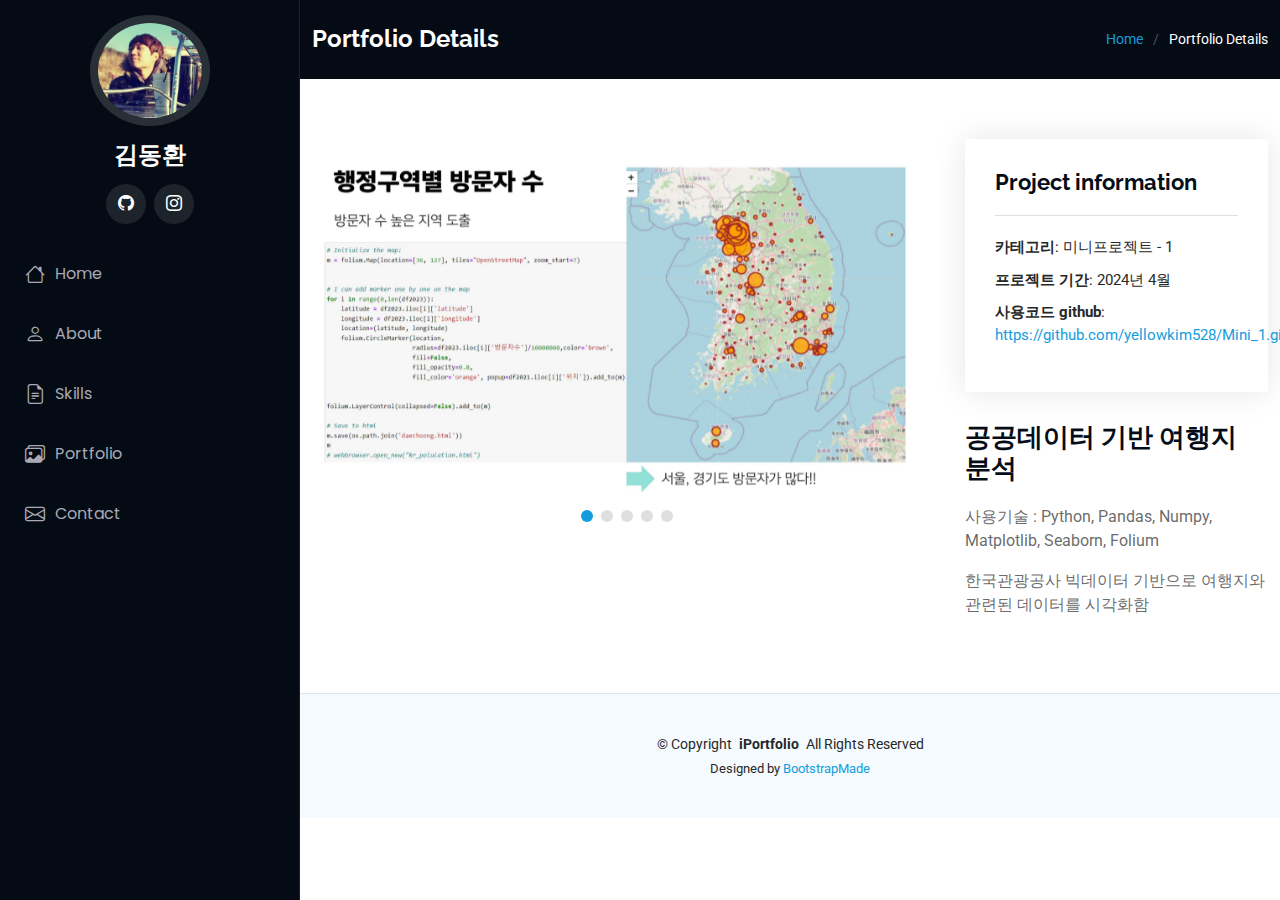
<file: portfolio-details_mini1.html>
<!DOCTYPE html>
<html lang="en">

<head>
  <meta charset="utf-8">
  <meta content="width=device-width, initial-scale=1.0" name="viewport">
  <title>Portfolio Details - iPortfolio Bootstrap Template</title>
  <meta content="" name="description">
  <meta content="" name="keywords">

  <!-- Favicons -->
  <link href="assets/img/favicon.png" rel="icon">
  <link href="assets/img/apple-touch-icon.png" rel="apple-touch-icon">

  <!-- Fonts -->
  <link href="https://fonts.googleapis.com" rel="preconnect">
  <link href="https://fonts.gstatic.com" rel="preconnect" crossorigin>
  <link href="https://fonts.googleapis.com/css2?family=Roboto:ital,wght@0,100;0,300;0,400;0,500;0,700;0,900;1,100;1,300;1,400;1,500;1,700;1,900&family=Poppins:ital,wght@0,100;0,200;0,300;0,400;0,500;0,600;0,700;0,800;0,900;1,100;1,200;1,300;1,400;1,500;1,600;1,700;1,800;1,900&family=Raleway:ital,wght@0,100;0,200;0,300;0,400;0,500;0,600;0,700;0,800;0,900;1,100;1,200;1,300;1,400;1,500;1,600;1,700;1,800;1,900&display=swap" rel="stylesheet">

  <!-- Vendor CSS Files -->
  <link href="assets/vendor/bootstrap/css/bootstrap.min.css" rel="stylesheet">
  <link href="assets/vendor/bootstrap-icons/bootstrap-icons.css" rel="stylesheet">
  <link href="assets/vendor/aos/aos.css" rel="stylesheet">
  <link href="assets/vendor/glightbox/css/glightbox.min.css" rel="stylesheet">
  <link href="assets/vendor/swiper/swiper-bundle.min.css" rel="stylesheet">

  <!-- Main CSS File -->
  <link href="assets/css/main.css" rel="stylesheet">

  <!-- =======================================================
  * Template Name: iPortfolio
  * Template URL: https://bootstrapmade.com/iportfolio-bootstrap-portfolio-websites-template/
  * Updated: Jun 27 2024 with Bootstrap v5.3.3
  * Author: BootstrapMade.com
  * License: https://bootstrapmade.com/license/
  ======================================================== -->
</head>

<body class="portfolio-details-page">

  <header id="header" class="header dark-background d-flex flex-column">
    <i class="header-toggle d-xl-none bi bi-list"></i>

    <div class="profile-img">
      <img src="assets/img/my-profile-img.jpg" alt="" class="img-fluid rounded-circle">
    </div>

    <a href="index.html" class="logo d-flex align-items-center justify-content-center">
      <!-- Uncomment the line below if you also wish to use an image logo -->
      <!-- <img src="assets/img/logo.png" alt=""> -->
      <h1 class="sitename">김동환</h1>
    </a>

    <div class="social-links text-center">
      <a href="https://github.com/yellowkim528" class="github"><i class="bi bi-github"></i></a>
      <a href="#" class="instagram"><i class="bi bi-instagram"></i></a>
    </div>

    <nav id="navmenu" class="navmenu">
      <ul>
        <li><a href="mainpage.html#hero"><i class="bi bi-house navicon"></i>Home</a></li>
        <li><a href="mainpage.html#about"><i class="bi bi-person navicon"></i> About</a></li>
        <li><a href="mainpage.html#skills"><i class="bi bi-file-earmark-text navicon"></i> Skills</a></li>
        <li><a href="mainpage.html#portfolio"><i class="bi bi-images navicon"></i> Portfolio</a></li>        
        <li><a href="mainpage.html#contact"><i class="bi bi-envelope navicon"></i> Contact</a></li>
      </ul>
    </nav>

  </header>

  <main class="main">

    <!-- Page Title -->
    <div class="page-title dark-background">
      <div class="container d-lg-flex justify-content-between align-items-center">
        <h1 class="mb-2 mb-lg-0">Portfolio Details</h1>
        <nav class="breadcrumbs">
          <ol>
            <li><a href="mainpage.html">Home</a></li>
            <li class="current">Portfolio Details</li>
          </ol>
        </nav>
      </div>
    </div><!-- End Page Title -->

    <!-- Portfolio Details Section -->
    <section id="portfolio-details" class="portfolio-details section">

      <div class="container" data-aos="fade-up" data-aos-delay="100">

        <div class="row gy-4">

          <div class="col-lg-8">
            <div class="portfolio-details-slider swiper init-swiper">

              <script type="application/json" class="swiper-config">
                {
                  "loop": true,
                  "speed": 600,
                  "autoplay": {
                    "delay": 5000
                  },
                  "slidesPerView": "auto",
                  "pagination": {
                    "el": ".swiper-pagination",
                    "type": "bullets",
                    "clickable": true
                  }
                }
              </script>

              <div class="swiper-wrapper align-items-center">

                <div class="swiper-slide">
                  <img src="assets/img/mini1/미니프로젝트1_페이지_20.jpg" alt="">
                </div>

                <div class="swiper-slide">
                  <img src="assets/img/mini1/미니프로젝트1_페이지_24.jpg" alt="">
                </div>

                <div class="swiper-slide">
                  <img src="assets/img/mini1/미니프로젝트1_페이지_29.jpg" alt="">
                </div>

                <div class="swiper-slide">
                  <img src="assets/img/mini1/미니프로젝트1_페이지_33.jpg" alt="">
                </div>

                <div class="swiper-slide">
                  <img src="assets/img/mini1/미니프로젝트1_페이지_34.jpg" alt="">
                </div>

              </div>
              <div class="swiper-pagination"></div>
            </div>
          </div>

          <div class="col-lg-4">
            <div class="portfolio-info" data-aos="fade-up" data-aos-delay="200">
              <h3>Project information</h3>
              <ul>
                <li><strong>카테고리</strong>: 미니프로젝트 - 1</li>
                <li><strong>프로젝트 기간</strong>: 2024년 4월</li>
                <li><strong>사용코드 github</strong>: <a href="https://github.com/yellowkim528/Mini_1.git">https://github.com/yellowkim528/Mini_1.git</a></li>
              </ul>
            </div>
            <div class="portfolio-description" data-aos="fade-up" data-aos-delay="300">
              <h2>공공데이터 기반 여행지 분석</h2>
              <p>사용기술 : Python, Pandas, Numpy, Matplotlib, Seaborn, Folium</p>
              <p>한국관광공사 빅데이터 기반으로 여행지와 관련된 데이터를 시각화함</p>
            </div>
          </div>

        </div>

      </div>

    </section><!-- /Portfolio Details Section -->

  </main>

  <footer id="footer" class="footer position-relative light-background">

    <div class="container">
      <div class="copyright text-center ">
        <p>© <span>Copyright</span> <strong class="px-1 sitename">iPortfolio</strong> <span>All Rights Reserved</span></p>
      </div>
      <div class="credits">
        <!-- All the links in the footer should remain intact. -->
        <!-- You can delete the links only if you've purchased the pro version. -->
        <!-- Licensing information: https://bootstrapmade.com/license/ -->
        <!-- Purchase the pro version with working PHP/AJAX contact form: [buy-url] -->
        Designed by <a href="https://bootstrapmade.com/">BootstrapMade</a>
      </div>
    </div>

  </footer>

  <!-- Scroll Top -->
  <a href="#" id="scroll-top" class="scroll-top d-flex align-items-center justify-content-center"><i class="bi bi-arrow-up-short"></i></a>

  <!-- Preloader -->
  <div id="preloader"></div>

  <!-- Vendor JS Files -->
  <script src="assets/vendor/bootstrap/js/bootstrap.bundle.min.js"></script>
  <script src="assets/vendor/php-email-form/validate.js"></script>
  <script src="assets/vendor/aos/aos.js"></script>
  <script src="assets/vendor/typed.js/typed.umd.js"></script>
  <script src="assets/vendor/purecounter/purecounter_vanilla.js"></script>
  <script src="assets/vendor/waypoints/noframework.waypoints.js"></script>
  <script src="assets/vendor/glightbox/js/glightbox.min.js"></script>
  <script src="assets/vendor/imagesloaded/imagesloaded.pkgd.min.js"></script>
  <script src="assets/vendor/isotope-layout/isotope.pkgd.min.js"></script>
  <script src="assets/vendor/swiper/swiper-bundle.min.js"></script>

  <!-- Main JS File -->
  <script src="assets/js/main.js"></script>

</body>

</html>
</file>
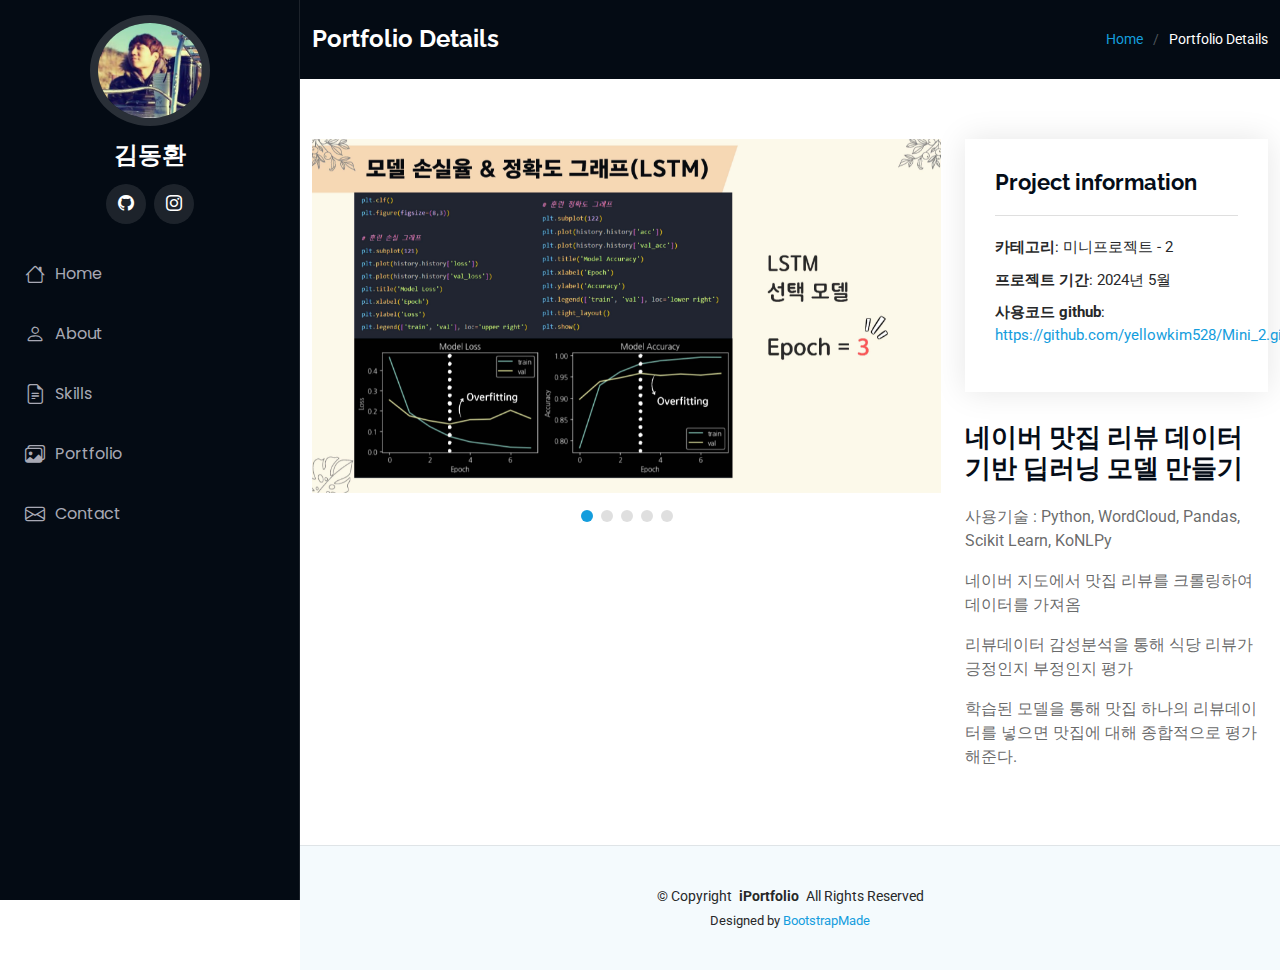
<file: portfolio-details_mini2.html>
<!DOCTYPE html>
<html lang="en">

<head>
  <meta charset="utf-8">
  <meta content="width=device-width, initial-scale=1.0" name="viewport">
  <title>Portfolio Details - iPortfolio Bootstrap Template</title>
  <meta content="" name="description">
  <meta content="" name="keywords">

  <!-- Favicons -->
  <link href="assets/img/favicon.png" rel="icon">
  <link href="assets/img/apple-touch-icon.png" rel="apple-touch-icon">

  <!-- Fonts -->
  <link href="https://fonts.googleapis.com" rel="preconnect">
  <link href="https://fonts.gstatic.com" rel="preconnect" crossorigin>
  <link href="https://fonts.googleapis.com/css2?family=Roboto:ital,wght@0,100;0,300;0,400;0,500;0,700;0,900;1,100;1,300;1,400;1,500;1,700;1,900&family=Poppins:ital,wght@0,100;0,200;0,300;0,400;0,500;0,600;0,700;0,800;0,900;1,100;1,200;1,300;1,400;1,500;1,600;1,700;1,800;1,900&family=Raleway:ital,wght@0,100;0,200;0,300;0,400;0,500;0,600;0,700;0,800;0,900;1,100;1,200;1,300;1,400;1,500;1,600;1,700;1,800;1,900&display=swap" rel="stylesheet">

  <!-- Vendor CSS Files -->
  <link href="assets/vendor/bootstrap/css/bootstrap.min.css" rel="stylesheet">
  <link href="assets/vendor/bootstrap-icons/bootstrap-icons.css" rel="stylesheet">
  <link href="assets/vendor/aos/aos.css" rel="stylesheet">
  <link href="assets/vendor/glightbox/css/glightbox.min.css" rel="stylesheet">
  <link href="assets/vendor/swiper/swiper-bundle.min.css" rel="stylesheet">

  <!-- Main CSS File -->
  <link href="assets/css/main.css" rel="stylesheet">

  <!-- =======================================================
  * Template Name: iPortfolio
  * Template URL: https://bootstrapmade.com/iportfolio-bootstrap-portfolio-websites-template/
  * Updated: Jun 27 2024 with Bootstrap v5.3.3
  * Author: BootstrapMade.com
  * License: https://bootstrapmade.com/license/
  ======================================================== -->
</head>

<body class="portfolio-details-page">

  <header id="header" class="header dark-background d-flex flex-column">
    <i class="header-toggle d-xl-none bi bi-list"></i>

    <div class="profile-img">
      <img src="assets/img/my-profile-img.jpg" alt="" class="img-fluid rounded-circle">
    </div>

    <a href="index.html" class="logo d-flex align-items-center justify-content-center">
      <!-- Uncomment the line below if you also wish to use an image logo -->
      <!-- <img src="assets/img/logo.png" alt=""> -->
      <h1 class="sitename">김동환</h1>
    </a>

    <div class="social-links text-center">
      <a href="https://github.com/yellowkim528" class="github"><i class="bi bi-github"></i></a>
      <a href="#" class="instagram"><i class="bi bi-instagram"></i></a>
    </div>

    <nav id="navmenu" class="navmenu">
      <ul>
        <li><a href="mainpage.html#hero"><i class="bi bi-house navicon"></i>Home</a></li>
        <li><a href="mainpage.html#about"><i class="bi bi-person navicon"></i> About</a></li>
        <li><a href="mainpage.html#skills"><i class="bi bi-file-earmark-text navicon"></i> Skills</a></li>
        <li><a href="mainpage.html#portfolio"><i class="bi bi-images navicon"></i> Portfolio</a></li>        
        <li><a href="mainpage.html#contact"><i class="bi bi-envelope navicon"></i> Contact</a></li>
      </ul>
    </nav>

  </header>

  <main class="main">

    <!-- Page Title -->
    <div class="page-title dark-background">
      <div class="container d-lg-flex justify-content-between align-items-center">
        <h1 class="mb-2 mb-lg-0">Portfolio Details</h1>
        <nav class="breadcrumbs">
          <ol>
            <li><a href="mainpage.html">Home</a></li>
            <li class="current">Portfolio Details</li>
          </ol>
        </nav>
      </div>
    </div><!-- End Page Title -->

    <!-- Portfolio Details Section -->
    <section id="portfolio-details" class="portfolio-details section">

      <div class="container" data-aos="fade-up" data-aos-delay="100">

        <div class="row gy-4">

          <div class="col-lg-8">
            <div class="portfolio-details-slider swiper init-swiper">

              <script type="application/json" class="swiper-config">
                {
                  "loop": true,
                  "speed": 600,
                  "autoplay": {
                    "delay": 5000
                  },
                  "slidesPerView": "auto",
                  "pagination": {
                    "el": ".swiper-pagination",
                    "type": "bullets",
                    "clickable": true
                  }
                }
              </script>

              <div class="swiper-wrapper align-items-center">

                <div class="swiper-slide">
                  <img src="assets/img/mini2/미니프로젝트2_페이지_40.jpg" alt="">
                </div>

                <div class="swiper-slide">
                  <img src="assets/img/mini2/미니프로젝트2_페이지_41.jpg" alt="">
                </div>

                <div class="swiper-slide">
                  <img src="assets/img/mini2/미니프로젝트2_페이지_45.jpg" alt="">
                </div>

                <div class="swiper-slide">
                  <img src="assets/img/mini2/미니프로젝트2_페이지_48.jpg" alt="">
                </div>

                <div class="swiper-slide">
                  <img src="assets/img/mini2/미니프로젝트2_페이지_49.jpg" alt="">
                </div>

              </div>
              <div class="swiper-pagination"></div>
            </div>
          </div>

          <div class="col-lg-4">
            <div class="portfolio-info" data-aos="fade-up" data-aos-delay="200">
              <h3>Project information</h3>
              <ul>
                <li><strong>카테고리</strong>: 미니프로젝트 - 2</li>
                <li><strong>프로젝트 기간</strong>: 2024년 5월</li>
                <li><strong>사용코드 github</strong>: <a href="https://github.com/yellowkim528/Mini_2.git">https://github.com/yellowkim528/Mini_2.git</a></li>
              </ul>
            </div>
            <div class="portfolio-description" data-aos="fade-up" data-aos-delay="300">
              <h2>네이버 맛집 리뷰 데이터 기반 딥러닝 모델 만들기</h2>
              <p>사용기술 : Python, WordCloud, Pandas, Scikit Learn, KoNLPy</p>
              <p>네이버 지도에서 맛집 리뷰를 크롤링하여 데이터를 가져옴</p>
              <p>리뷰데이터 감성분석을 통해 식당 리뷰가 긍정인지 부정인지 평가</p>
              <p>학습된 모델을 통해 맛집 하나의 리뷰데이터를 넣으면 맛집에 대해 종합적으로 평가해준다.</p>
            </div>
          </div>

        </div>

      </div>

    </section><!-- /Portfolio Details Section -->

  </main>

  <footer id="footer" class="footer position-relative light-background">

    <div class="container">
      <div class="copyright text-center ">
        <p>© <span>Copyright</span> <strong class="px-1 sitename">iPortfolio</strong> <span>All Rights Reserved</span></p>
      </div>
      <div class="credits">
        <!-- All the links in the footer should remain intact. -->
        <!-- You can delete the links only if you've purchased the pro version. -->
        <!-- Licensing information: https://bootstrapmade.com/license/ -->
        <!-- Purchase the pro version with working PHP/AJAX contact form: [buy-url] -->
        Designed by <a href="https://bootstrapmade.com/">BootstrapMade</a>
      </div>
    </div>

  </footer>

  <!-- Scroll Top -->
  <a href="#" id="scroll-top" class="scroll-top d-flex align-items-center justify-content-center"><i class="bi bi-arrow-up-short"></i></a>

  <!-- Preloader -->
  <div id="preloader"></div>

  <!-- Vendor JS Files -->
  <script src="assets/vendor/bootstrap/js/bootstrap.bundle.min.js"></script>
  <script src="assets/vendor/php-email-form/validate.js"></script>
  <script src="assets/vendor/aos/aos.js"></script>
  <script src="assets/vendor/typed.js/typed.umd.js"></script>
  <script src="assets/vendor/purecounter/purecounter_vanilla.js"></script>
  <script src="assets/vendor/waypoints/noframework.waypoints.js"></script>
  <script src="assets/vendor/glightbox/js/glightbox.min.js"></script>
  <script src="assets/vendor/imagesloaded/imagesloaded.pkgd.min.js"></script>
  <script src="assets/vendor/isotope-layout/isotope.pkgd.min.js"></script>
  <script src="assets/vendor/swiper/swiper-bundle.min.js"></script>

  <!-- Main JS File -->
  <script src="assets/js/main.js"></script>

</body>

</html>
</file>
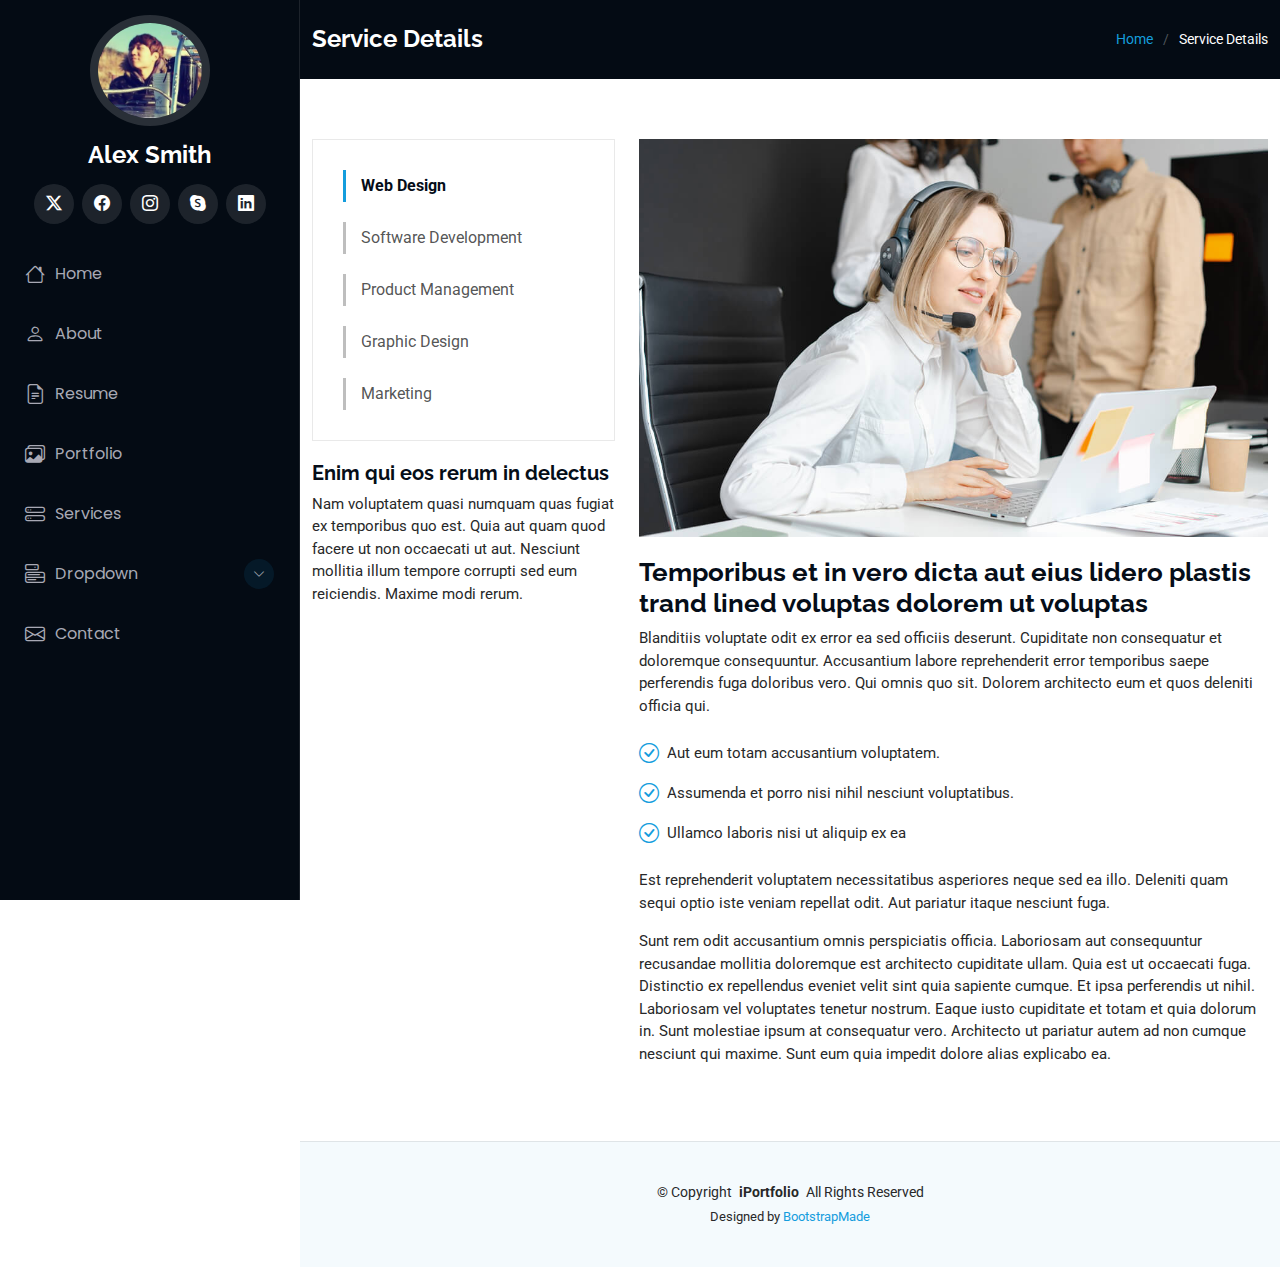
<file: service-details.html>
<!DOCTYPE html>
<html lang="en">

<head>
  <meta charset="utf-8">
  <meta content="width=device-width, initial-scale=1.0" name="viewport">
  <title>Service Details - iPortfolio Bootstrap Template</title>
  <meta content="" name="description">
  <meta content="" name="keywords">

  <!-- Favicons -->
  <link href="assets/img/favicon.png" rel="icon">
  <link href="assets/img/apple-touch-icon.png" rel="apple-touch-icon">

  <!-- Fonts -->
  <link href="https://fonts.googleapis.com" rel="preconnect">
  <link href="https://fonts.gstatic.com" rel="preconnect" crossorigin>
  <link href="https://fonts.googleapis.com/css2?family=Roboto:ital,wght@0,100;0,300;0,400;0,500;0,700;0,900;1,100;1,300;1,400;1,500;1,700;1,900&family=Poppins:ital,wght@0,100;0,200;0,300;0,400;0,500;0,600;0,700;0,800;0,900;1,100;1,200;1,300;1,400;1,500;1,600;1,700;1,800;1,900&family=Raleway:ital,wght@0,100;0,200;0,300;0,400;0,500;0,600;0,700;0,800;0,900;1,100;1,200;1,300;1,400;1,500;1,600;1,700;1,800;1,900&display=swap" rel="stylesheet">

  <!-- Vendor CSS Files -->
  <link href="assets/vendor/bootstrap/css/bootstrap.min.css" rel="stylesheet">
  <link href="assets/vendor/bootstrap-icons/bootstrap-icons.css" rel="stylesheet">
  <link href="assets/vendor/aos/aos.css" rel="stylesheet">
  <link href="assets/vendor/glightbox/css/glightbox.min.css" rel="stylesheet">
  <link href="assets/vendor/swiper/swiper-bundle.min.css" rel="stylesheet">

  <!-- Main CSS File -->
  <link href="assets/css/main.css" rel="stylesheet">

  <!-- =======================================================
  * Template Name: iPortfolio
  * Template URL: https://bootstrapmade.com/iportfolio-bootstrap-portfolio-websites-template/
  * Updated: Jun 27 2024 with Bootstrap v5.3.3
  * Author: BootstrapMade.com
  * License: https://bootstrapmade.com/license/
  ======================================================== -->
</head>

<body class="service-details-page">

  <header id="header" class="header dark-background d-flex flex-column">
    <i class="header-toggle d-xl-none bi bi-list"></i>

    <div class="profile-img">
      <img src="assets/img/my-profile-img.jpg" alt="" class="img-fluid rounded-circle">
    </div>

    <a href="index.html" class="logo d-flex align-items-center justify-content-center">
      <!-- Uncomment the line below if you also wish to use an image logo -->
      <!-- <img src="assets/img/logo.png" alt=""> -->
      <h1 class="sitename">Alex Smith</h1>
    </a>

    <div class="social-links text-center">
      <a href="#" class="twitter"><i class="bi bi-twitter-x"></i></a>
      <a href="#" class="facebook"><i class="bi bi-facebook"></i></a>
      <a href="#" class="instagram"><i class="bi bi-instagram"></i></a>
      <a href="#" class="google-plus"><i class="bi bi-skype"></i></a>
      <a href="#" class="linkedin"><i class="bi bi-linkedin"></i></a>
    </div>

    <nav id="navmenu" class="navmenu">
      <ul>
        <li><a href="#hero"><i class="bi bi-house navicon"></i>Home</a></li>
        <li><a href="#about"><i class="bi bi-person navicon"></i> About</a></li>
        <li><a href="#resume"><i class="bi bi-file-earmark-text navicon"></i> Resume</a></li>
        <li><a href="#portfolio"><i class="bi bi-images navicon"></i> Portfolio</a></li>
        <li><a href="#services"><i class="bi bi-hdd-stack navicon"></i> Services</a></li>
        <li class="dropdown"><a href="#"><i class="bi bi-menu-button navicon"></i> <span>Dropdown</span> <i class="bi bi-chevron-down toggle-dropdown"></i></a>
          <ul>
            <li><a href="#">Dropdown 1</a></li>
            <li class="dropdown"><a href="#"><span>Deep Dropdown</span> <i class="bi bi-chevron-down toggle-dropdown"></i></a>
              <ul>
                <li><a href="#">Deep Dropdown 1</a></li>
                <li><a href="#">Deep Dropdown 2</a></li>
                <li><a href="#">Deep Dropdown 3</a></li>
                <li><a href="#">Deep Dropdown 4</a></li>
                <li><a href="#">Deep Dropdown 5</a></li>
              </ul>
            </li>
            <li><a href="#">Dropdown 2</a></li>
            <li><a href="#">Dropdown 3</a></li>
            <li><a href="#">Dropdown 4</a></li>
          </ul>
        </li>
        <li><a href="#contact"><i class="bi bi-envelope navicon"></i> Contact</a></li>
      </ul>
    </nav>

  </header>

  <main class="main">

    <!-- Page Title -->
    <div class="page-title dark-background">
      <div class="container d-lg-flex justify-content-between align-items-center">
        <h1 class="mb-2 mb-lg-0">Service Details</h1>
        <nav class="breadcrumbs">
          <ol>
            <li><a href="index.html">Home</a></li>
            <li class="current">Service Details</li>
          </ol>
        </nav>
      </div>
    </div><!-- End Page Title -->

    <!-- Service Details Section -->
    <section id="service-details" class="service-details section">

      <div class="container">

        <div class="row gy-4">

          <div class="col-lg-4" data-aos="fade-up" data-aos-delay="100">
            <div class="services-list">
              <a href="#" class="active">Web Design</a>
              <a href="#">Software Development</a>
              <a href="#">Product Management</a>
              <a href="#">Graphic Design</a>
              <a href="#">Marketing</a>
            </div>

            <h4>Enim qui eos rerum in delectus</h4>
            <p>Nam voluptatem quasi numquam quas fugiat ex temporibus quo est. Quia aut quam quod facere ut non occaecati ut aut. Nesciunt mollitia illum tempore corrupti sed eum reiciendis. Maxime modi rerum.</p>
          </div>

          <div class="col-lg-8" data-aos="fade-up" data-aos-delay="200">
            <img src="assets/img/services.jpg" alt="" class="img-fluid services-img">
            <h3>Temporibus et in vero dicta aut eius lidero plastis trand lined voluptas dolorem ut voluptas</h3>
            <p>
              Blanditiis voluptate odit ex error ea sed officiis deserunt. Cupiditate non consequatur et doloremque consequuntur. Accusantium labore reprehenderit error temporibus saepe perferendis fuga doloribus vero. Qui omnis quo sit. Dolorem architecto eum et quos deleniti officia qui.
            </p>
            <ul>
              <li><i class="bi bi-check-circle"></i> <span>Aut eum totam accusantium voluptatem.</span></li>
              <li><i class="bi bi-check-circle"></i> <span>Assumenda et porro nisi nihil nesciunt voluptatibus.</span></li>
              <li><i class="bi bi-check-circle"></i> <span>Ullamco laboris nisi ut aliquip ex ea</span></li>
            </ul>
            <p>
              Est reprehenderit voluptatem necessitatibus asperiores neque sed ea illo. Deleniti quam sequi optio iste veniam repellat odit. Aut pariatur itaque nesciunt fuga.
            </p>
            <p>
              Sunt rem odit accusantium omnis perspiciatis officia. Laboriosam aut consequuntur recusandae mollitia doloremque est architecto cupiditate ullam. Quia est ut occaecati fuga. Distinctio ex repellendus eveniet velit sint quia sapiente cumque. Et ipsa perferendis ut nihil. Laboriosam vel voluptates tenetur nostrum. Eaque iusto cupiditate et totam et quia dolorum in. Sunt molestiae ipsum at consequatur vero. Architecto ut pariatur autem ad non cumque nesciunt qui maxime. Sunt eum quia impedit dolore alias explicabo ea.
            </p>
          </div>

        </div>

      </div>

    </section><!-- /Service Details Section -->

  </main>

  <footer id="footer" class="footer position-relative light-background">

    <div class="container">
      <div class="copyright text-center ">
        <p>© <span>Copyright</span> <strong class="px-1 sitename">iPortfolio</strong> <span>All Rights Reserved</span></p>
      </div>
      <div class="credits">
        <!-- All the links in the footer should remain intact. -->
        <!-- You can delete the links only if you've purchased the pro version. -->
        <!-- Licensing information: https://bootstrapmade.com/license/ -->
        <!-- Purchase the pro version with working PHP/AJAX contact form: [buy-url] -->
        Designed by <a href="https://bootstrapmade.com/">BootstrapMade</a>
      </div>
    </div>

  </footer>

  <!-- Scroll Top -->
  <a href="#" id="scroll-top" class="scroll-top d-flex align-items-center justify-content-center"><i class="bi bi-arrow-up-short"></i></a>

  <!-- Preloader -->
  <div id="preloader"></div>

  <!-- Vendor JS Files -->
  <script src="assets/vendor/bootstrap/js/bootstrap.bundle.min.js"></script>
  <script src="assets/vendor/php-email-form/validate.js"></script>
  <script src="assets/vendor/aos/aos.js"></script>
  <script src="assets/vendor/typed.js/typed.umd.js"></script>
  <script src="assets/vendor/purecounter/purecounter_vanilla.js"></script>
  <script src="assets/vendor/waypoints/noframework.waypoints.js"></script>
  <script src="assets/vendor/glightbox/js/glightbox.min.js"></script>
  <script src="assets/vendor/imagesloaded/imagesloaded.pkgd.min.js"></script>
  <script src="assets/vendor/isotope-layout/isotope.pkgd.min.js"></script>
  <script src="assets/vendor/swiper/swiper-bundle.min.js"></script>

  <!-- Main JS File -->
  <script src="assets/js/main.js"></script>

</body>

</html>
</file>
<file: assets/css/main.css>
/**
* Template Name: iPortfolio
* Template URL: https://bootstrapmade.com/iportfolio-bootstrap-portfolio-websites-template/
* Updated: Jun 27 2024 with Bootstrap v5.3.3
* Author: BootstrapMade.com
* License: https://bootstrapmade.com/license/
*/

/*--------------------------------------------------------------
# Font & Color Variables
# Help: https://bootstrapmade.com/color-system/
--------------------------------------------------------------*/
/* Fonts */
:root {
  --default-font: "Roboto",  system-ui, -apple-system, "Segoe UI", Roboto, "Helvetica Neue", Arial, "Noto Sans", "Liberation Sans", sans-serif, "Apple Color Emoji", "Segoe UI Emoji", "Segoe UI Symbol", "Noto Color Emoji";
  --heading-font: "Raleway",  sans-serif;
  --nav-font: "Poppins",  sans-serif;
}

/* Global Colors - The following color variables are used throughout the website. Updating them here will change the color scheme of the entire website */
:root { 
  --background-color: #ffffff; /* Background color for the entire website, including individual sections */
  --default-color: #272829; /* Default color used for the majority of the text content across the entire website */
  --heading-color: #050d18; /* Color for headings, subheadings and title throughout the website */
  --accent-color: #149ddd; /* Accent color that represents your brand on the website. It's used for buttons, links, and other elements that need to stand out */
  --surface-color: #ffffff; /* The surface color is used as a background of boxed elements within sections, such as cards, icon boxes, or other elements that require a visual separation from the global background. */
  --contrast-color: #ffffff; /* Contrast color for text, ensuring readability against backgrounds of accent, heading, or default colors. */


}

/* Nav Menu Colors - The following color variables are used specifically for the navigation menu. They are separate from the global colors to allow for more customization options */
:root {
  --nav-color: #a8a9b4;  /* The default color of the main navmenu links */
  --nav-hover-color: #ffffff; /* Applied to main navmenu links when they are hovered over or active */
  --nav-mobile-background-color: #040b14; /* Used as the background color for mobile navigation menu */
  --nav-dropdown-background-color: #040b14; /* Used as the background color for dropdown items that appear when hovering over primary navigation items */
  --nav-dropdown-color: #a8a9b4; /* Used for navigation links of the dropdown items in the navigation menu. */
  --nav-dropdown-hover-color: #ffffff; /* Similar to --nav-hover-color, this color is applied to dropdown navigation links when they are hovered over. */
}

/* Color Presets - These classes override global colors when applied to any section or element, providing reuse of the sam color scheme. */

.light-background {
  --background-color: #f4fafd;
  --surface-color: #ffffff;
}

.dark-background {
  --background-color: #040b14;
  --default-color: #ffffff;
  --heading-color: #ffffff;
  --surface-color: #151f2b;
  --contrast-color: #ffffff;
}

/* Smooth scroll */
:root {
  scroll-behavior: smooth;
}

/*--------------------------------------------------------------
# General Styling & Shared Classes
--------------------------------------------------------------*/
body {
  color: var(--default-color);
  background-color: var(--background-color);
  font-family: var(--default-font);
}

a {
  color: var(--accent-color);
  text-decoration: none;
  transition: 0.3s;
}

a:hover {
  color: color-mix(in srgb, var(--accent-color), transparent 25%);
  text-decoration: none;
}

h1,
h2,
h3,
h4,
h5,
h6 {
  color: var(--heading-color);
  font-family: var(--heading-font);
}

/* PHP Email Form Messages
------------------------------*/
.php-email-form .error-message {
  display: none;
  background: #df1529;
  color: #ffffff;
  text-align: left;
  padding: 15px;
  margin-bottom: 24px;
  font-weight: 600;
}

.php-email-form .sent-message {
  display: none;
  color: #ffffff;
  background: #059652;
  text-align: center;
  padding: 15px;
  margin-bottom: 24px;
  font-weight: 600;
}

.php-email-form .loading {
  display: none;
  background: var(--surface-color);
  text-align: center;
  padding: 15px;
  margin-bottom: 24px;
}

.php-email-form .loading:before {
  content: "";
  display: inline-block;
  border-radius: 50%;
  width: 24px;
  height: 24px;
  margin: 0 10px -6px 0;
  border: 3px solid var(--accent-color);
  border-top-color: var(--surface-color);
  animation: php-email-form-loading 1s linear infinite;
}

@keyframes php-email-form-loading {
  0% {
    transform: rotate(0deg);
  }

  100% {
    transform: rotate(360deg);
  }
}

/*--------------------------------------------------------------
# Global Header
--------------------------------------------------------------*/
.header {
  color: var(--default-color);
  background-color: var(--background-color);
  position: fixed;
  top: 0;
  left: 0;
  bottom: 0;
  padding: 0 15px;
  width: 300px;
  transition: all ease-in-out 0.3s;
  overflow-y: auto;
  z-index: 997;
  border-right: 1px solid color-mix(in srgb, var(--default-color), transparent 90%);
}

.header .profile-img img {
  margin: 15px auto;
  display: block;
  width: 120px;
  border: 8px solid color-mix(in srgb, var(--default-color), transparent 85%);
}

.header .logo {
  line-height: 1;
  margin-bottom: 15px;
}

.header .logo img {
  max-height: 32px;
  margin-right: 8px;
}

.header .logo h1 {
  font-size: 24px;
  margin: 0;
  font-weight: 700;
  color: var(--heading-color);
}

.header .social-links {
  margin: 0 0 20px 0;
}

.header .social-links a {
  font-size: 16px;
  display: inline-flex;
  align-items: center;
  justify-content: center;
  background: color-mix(in srgb, var(--default-color), transparent 90%);
  color: var(--default-color);
  margin: 0 2px;
  border-radius: 50%;
  text-align: center;
  width: 40px;
  height: 40px;
  transition: 0.3s;
}

.header .social-links a:hover {
  color: var(--contrast-color);
  background: var(--accent-color);
}

@media (min-width: 1200px) {

  .header~main,
  .header~#footer {
    margin-left: 300px;
  }
}

@media (max-width: 1199px) {
  .header {
    left: -100%;
  }
}

.header.header-show {
  left: 0;
}

.header .header-toggle {
  color: var(--contrast-color);
  background-color: var(--accent-color);
  font-size: 22px;
  display: flex;
  align-items: center;
  justify-content: center;
  width: 40px;
  height: 40px;
  border-radius: 50%;
  cursor: pointer;
  position: fixed;
  top: 15px;
  right: 15px;
  z-index: 9999;
  transition: background-color 0.3s;
}

.header .header-toggle:hover {
  color: var(--contrast-color);
  background-color: color-mix(in srgb, var(--accent-color) 90%, white 15%);
}

/*--------------------------------------------------------------
# Navigation Menu
--------------------------------------------------------------*/
.mobile-nav-toggle {
  display: none;
}

.navmenu {
  padding: 0;
  z-index: 9997;
}

.navmenu ul {
  list-style: none;
  padding: 0 0 20px 0;
  margin: 0;
}

.navmenu a,
.navmenu a:focus {
  color: var(--nav-color);
  padding: 15px 10px;
  font-family: var(--nav-font);
  font-size: 16px;
  font-weight: 400;
  display: flex;
  align-items: center;
  white-space: nowrap;
  transition: 0.3s;
  width: 100%;
}

.navmenu a .navicon,
.navmenu a:focus .navicon {
  font-size: 20px;
  margin-right: 10px;
}

.navmenu a .toggle-dropdown,
.navmenu a:focus .toggle-dropdown {
  font-size: 12px;
  line-height: 0;
  margin-left: auto;
  width: 30px;
  height: 30px;
  display: flex;
  align-items: center;
  justify-content: center;
  border-radius: 50%;
  transition: 0.3s;
  flex-shrink: 0;
  background-color: color-mix(in srgb, var(--accent-color), transparent 90%);
}

.navmenu a .toggle-dropdown:hover,
.navmenu a:focus .toggle-dropdown:hover {
  background-color: var(--accent-color);
  color: var(--contrast-color);
}

.navmenu a:hover,
.navmenu .active,
.navmenu .active:focus {
  color: var(--nav-hover-color);
}

.navmenu a:hover .navicon,
.navmenu .active .navicon,
.navmenu .active:focus .navicon {
  color: var(--accent-color);
}

.navmenu .active .toggle-dropdown,
.navmenu .active:focus .toggle-dropdown {
  background-color: var(--accent-color);
  color: var(--contrast-color);
  transform: rotate(180deg);
}

.navmenu .dropdown {
  display: block;
}

.navmenu .dropdown a,
.navmenu .dropdown a:focus {
  color: --nav-dropdown-color;
}

.navmenu .dropdown a:hover,
.navmenu .dropdown .active,
.navmenu .dropdown .active:focus {
  color: var(--nav-dropdown-hover-color);
}

.navmenu .dropdown ul {
  position: static;
  display: none;
  z-index: 99;
  padding: 5px 10px;
  margin: 5px 10px;
  background-color: var(--nav-dropdown-background-color);
  border: 1px solid color-mix(in srgb, var(--default-color), transparent 90%);
  box-shadow: none;
  transition: all 0.5s ease-in-out;
}

.navmenu .dropdown ul ul {
  background-color: rgba(33, 37, 41, 0.1);
}

.navmenu .dropdown>.dropdown-active {
  display: block;
  background-color: rgba(33, 37, 41, 0.03);
}

/*--------------------------------------------------------------
# Global Footer
--------------------------------------------------------------*/
.footer {
  color: var(--default-color);
  background-color: var(--background-color);
  font-size: 14px;
  padding: 40px 0;
  position: relative;
  border-top: 1px solid color-mix(in srgb, var(--default-color), transparent 90%);
}

.footer .copyright p {
  margin-bottom: 0;
}

.footer .credits {
  margin-top: 4px;
  font-size: 13px;
  text-align: center;
}

/*--------------------------------------------------------------
# Preloader
--------------------------------------------------------------*/
#preloader {
  position: fixed;
  inset: 0;
  z-index: 999999;
  overflow: hidden;
  background: var(--background-color);
  transition: all 0.6s ease-out;
}

#preloader:before {
  content: "";
  position: fixed;
  top: calc(50% - 30px);
  left: calc(50% - 30px);
  border: 6px solid #ffffff;
  border-color: var(--accent-color) transparent var(--accent-color) transparent;
  border-radius: 50%;
  width: 60px;
  height: 60px;
  animation: animate-preloader 1.5s linear infinite;
}

@keyframes animate-preloader {
  0% {
    transform: rotate(0deg);
  }

  100% {
    transform: rotate(360deg);
  }
}

/*--------------------------------------------------------------
# Scroll Top Button
--------------------------------------------------------------*/
.scroll-top {
  position: fixed;
  visibility: hidden;
  opacity: 0;
  right: 15px;
  bottom: -15px;
  z-index: 99999;
  background-color: var(--accent-color);
  width: 44px;
  height: 44px;
  border-radius: 50px;
  transition: all 0.4s;
}

.scroll-top i {
  font-size: 24px;
  color: var(--contrast-color);
  line-height: 0;
}

.scroll-top:hover {
  background-color: color-mix(in srgb, var(--accent-color), transparent 20%);
  color: var(--contrast-color);
}

.scroll-top.active {
  visibility: visible;
  opacity: 1;
  bottom: 15px;
}

/*--------------------------------------------------------------
# Disable aos animation delay on mobile devices
--------------------------------------------------------------*/
@media screen and (max-width: 768px) {
  [data-aos-delay] {
    transition-delay: 0 !important;
  }
}

/*--------------------------------------------------------------
# Global Page Titles & Breadcrumbs
--------------------------------------------------------------*/
.page-title {
  color: var(--default-color);
  background-color: var(--background-color);
  padding: 25px 0;
  position: relative;
}

.page-title h1 {
  font-size: 24px;
  font-weight: 700;
}

.page-title .breadcrumbs ol {
  display: flex;
  flex-wrap: wrap;
  list-style: none;
  padding: 0;
  margin: 0;
  font-size: 14px;
  font-weight: 400;
}

.page-title .breadcrumbs ol li+li {
  padding-left: 10px;
}

.page-title .breadcrumbs ol li+li::before {
  content: "/";
  display: inline-block;
  padding-right: 10px;
  color: color-mix(in srgb, var(--default-color), transparent 70%);
}

/*--------------------------------------------------------------
# Global Sections
--------------------------------------------------------------*/
section,
.section {
  color: var(--default-color);
  background-color: var(--background-color);
  padding: 60px 0;
  overflow: clip;
}

/*--------------------------------------------------------------
# Global Section Titles
--------------------------------------------------------------*/
.section-title {
  padding-bottom: 60px;
  position: relative;
}

.section-title h2 {
  font-size: 32px;
  font-weight: 700;
  margin-bottom: 20px;
  padding-bottom: 20px;
  position: relative;
}

.section-title h2:after {
  content: "";
  position: absolute;
  display: block;
  width: 50px;
  height: 3px;
  background: var(--accent-color);
  left: 0;
  bottom: 0;
}

.section-title p {
  margin-bottom: 0;
}

/*--------------------------------------------------------------
# Hero Section
--------------------------------------------------------------*/
.hero {
  width: 100%;
  min-height: 100vh;
  position: relative;
  padding: 80px 0;
  display: flex;
  align-items: center;
  justify-content: center;
}

.hero img {
  position: absolute;
  inset: 0;
  display: block;
  width: 100%;
  height: 100%;
  object-fit: cover;
  z-index: 1;
}

.hero:before {
  content: "";
  background: color-mix(in srgb, var(--background-color), transparent 85%);
  position: absolute;
  inset: 0;
  z-index: 2;
}

.hero .container {
  position: relative;
  z-index: 3;
}

.hero h2 {
  margin: 0;
  font-size: 64px;
  font-weight: 700;
}

.hero p {
  margin: 5px 0 0 0;
  font-size: 26px;
}

.hero p span {
  letter-spacing: 1px;
  border-bottom: 2px solid var(--accent-color);
}

.hero .social-links {
  margin-top: 25px;
}

.hero .social-links a {
  font-size: 24px;
  display: inline-block;
  color: color-mix(in srgb, var(--default-color), transparent 50%);
  line-height: 1;
  margin-right: 20px;
  transition: 0.3s;
}

.hero .social-links a:hover {
  color: var(--accent-color);
}

@media (max-width: 768px) {
  .hero h2 {
    font-size: 32px;
  }

  .hero p {
    font-size: 20px;
  }
}

/*--------------------------------------------------------------
# About Section
--------------------------------------------------------------*/
.about .content h2 {
  font-weight: 700;
  font-size: 24px;
}

.about .content ul {
  list-style: none;
  padding: 0;
}

.about .content ul li {
  margin-bottom: 20px;
  display: flex;
  align-items: center;
}

.about .content ul strong {
  margin-right: 10px;
}

.about .content ul i {
  font-size: 16px;
  margin-right: 5px;
  color: var(--accent-color);
  line-height: 0;
}

/*--------------------------------------------------------------
# Stats Section
--------------------------------------------------------------*/
.stats .stats-item {
  padding: 30px;
  width: 100%;
}

.stats .stats-item i {
  color: var(--accent-color);
  display: block;
  font-size: 44px;
  float: left;
  line-height: 0;
}

.stats .stats-item .purecounter {
  color: var(--heading-color);
  font-size: 48px;
  line-height: 40px;
  display: block;
  font-weight: 700;
  margin-left: 60px;
}

.stats .stats-item p {
  color: color-mix(in srgb, var(--default-color), transparent 40%);
  padding: 15px 0 0 0;
  margin: 0 0 0 60px;
  font-family: var(--heading-font);
  font-size: 14px;
}

/*--------------------------------------------------------------
# Skills Section
--------------------------------------------------------------*/
.skills .progress {
  height: 60px;
  display: block;
  background: none;
  border-radius: 0;
}

.skills .progress .skill {
  color: var(--heading-color);
  padding: 0;
  margin: 0 0 6px 0;
  text-transform: uppercase;
  display: block;
  font-weight: 600;
  font-family: var(--heading-font);
}

.skills .progress .skill .val {
  float: right;
  font-style: normal;
}

.skills .progress-bar-wrap {
  background: color-mix(in srgb, var(--default-color), transparent 90%);
  height: 10px;
}

.skills .progress-bar {
  width: 1px;
  height: 10px;
  transition: 0.9s;
  background-color: var(--accent-color);
}

/*--------------------------------------------------------------
# Resume Section
--------------------------------------------------------------*/
.resume .resume-title {
  color: var(--heading-color);
  font-size: 26px;
  font-weight: 700;
  margin-top: 20px;
  margin-bottom: 20px;
}

.resume .resume-item {
  padding: 0 0 20px 20px;
  margin-top: -2px;
  border-left: 2px solid var(--accent-color);
  position: relative;
}

.resume .resume-item h4 {
  line-height: 18px;
  font-size: 18px;
  font-weight: 600;
  text-transform: uppercase;
  color: color-mix(in srgb, var(--default-color), transparent 20%);
  margin-bottom: 10px;
}

.resume .resume-item h5 {
  font-size: 16px;
  padding: 5px 15px;
  display: inline-block;
  font-weight: 600;
  margin-bottom: 10px;
}

.resume .resume-item ul {
  padding-left: 20px;
}

.resume .resume-item ul li {
  padding-bottom: 10px;
}

.resume .resume-item:last-child {
  padding-bottom: 0;
}

.resume .resume-item::before {
  content: "";
  position: absolute;
  width: 16px;
  height: 16px;
  border-radius: 50px;
  left: -9px;
  top: 0;
  background: var(--background-color);
  border: 2px solid var(--accent-color);
}

/*--------------------------------------------------------------
# Portfolio Section
--------------------------------------------------------------*/
.portfolio .portfolio-filters {
  padding: 0;
  margin: 0 auto 20px auto;
  list-style: none;
  text-align: center;
}

.portfolio .portfolio-filters li {
  cursor: pointer;
  display: inline-block;
  padding: 0;
  font-size: 14px;
  font-weight: 400;
  margin: 0 10px;
  line-height: 1;
  text-transform: uppercase;
  margin-bottom: 10px;
  transition: all 0.3s ease-in-out;
}

.portfolio .portfolio-filters li:hover,
.portfolio .portfolio-filters li.filter-active {
  color: var(--accent-color);
}

.portfolio .portfolio-filters li:first-child {
  margin-left: 0;
}

.portfolio .portfolio-filters li:last-child {
  margin-right: 0;
}

@media (max-width: 575px) {
  .portfolio .portfolio-filters li {
    font-size: 14px;
    margin: 0 5px;
  }
}

.portfolio .portfolio-content {
  position: relative;
  overflow: hidden;
}

.portfolio .portfolio-content img {
  transition: 0.3s;
}

.portfolio .portfolio-content .portfolio-info {
  opacity: 0;
  position: absolute;
  inset: 0;
  z-index: 3;
  transition: all ease-in-out 0.3s;
  background: rgba(0, 0, 0, 0.6);
  padding: 15px;
}

.portfolio .portfolio-content .portfolio-info h4 {
  font-size: 14px;
  padding: 5px 10px;
  font-weight: 400;
  color: #ffffff;
  display: inline-block;
  background-color: var(--accent-color);
}

.portfolio .portfolio-content .portfolio-info p {
  position: absolute;
  bottom: 10px;
  text-align: center;
  display: inline-block;
  left: 0;
  right: 0;
  font-size: 16px;
  font-weight: 600;
  color: rgba(255, 255, 255, 0.8);
}

.portfolio .portfolio-content .portfolio-info .preview-link,
.portfolio .portfolio-content .portfolio-info .details-link {
  position: absolute;
  left: calc(50% - 40px);
  font-size: 26px;
  top: calc(50% - 14px);
  color: #fff;
  transition: 0.3s;
  line-height: 1.2;
}

.portfolio .portfolio-content .portfolio-info .preview-link:hover,
.portfolio .portfolio-content .portfolio-info .details-link:hover {
  color: var(--accent-color);
}

.portfolio .portfolio-content .portfolio-info .details-link {
  left: 50%;
  font-size: 34px;
  line-height: 0;
}

.portfolio .portfolio-content:hover .portfolio-info {
  opacity: 1;
}

.portfolio .portfolio-content:hover img {
  transform: scale(1.1);
}

/*--------------------------------------------------------------
# Services Section
--------------------------------------------------------------*/
.services .service-item {
  position: relative;
}

.services .service-item .icon {
  background: var(--accent-color);
  display: flex;
  align-items: center;
  justify-content: center;
  width: 54px;
  height: 54px;
  border-radius: 50%;
  transition: 0.5s;
  border: 1px solid var(--accent-color);
  margin-right: 20px;
}

.services .service-item .icon i {
  color: var(--contrast-color);
  font-size: 24px;
  line-height: 0;
}

.services .service-item:hover .icon {
  background: var(--surface-color);
}

.services .service-item:hover .icon i {
  color: var(--accent-color);
}

.services .service-item .title {
  font-weight: 700;
  margin-bottom: 15px;
  font-size: 18px;
}

.services .service-item .title a {
  color: var(--heading-color);
}

.services .service-item .title a:hover {
  color: var(--accent-color);
}

.services .service-item .description {
  line-height: 24px;
  font-size: 14px;
}

/*--------------------------------------------------------------
# Testimonials Section
--------------------------------------------------------------*/
.testimonials .testimonials-carousel,
.testimonials .testimonials-slider {
  overflow: hidden;
}

.testimonials .testimonial-item {
  box-sizing: content-box;
  text-align: center;
  min-height: 320px;
}

.testimonials .testimonial-item .testimonial-img {
  width: 90px;
  border-radius: 50%;
  margin: 0 auto;
}

.testimonials .testimonial-item h3 {
  font-size: 18px;
  font-weight: bold;
  margin: 10px 0 5px 0;
}

.testimonials .testimonial-item h4 {
  font-size: 14px;
  color: color-mix(in srgb, var(--default-color), transparent 20%);
  margin: 0;
}

.testimonials .testimonial-item .quote-icon-left,
.testimonials .testimonial-item .quote-icon-right {
  color: color-mix(in srgb, var(--accent-color), transparent 40%);
  font-size: 26px;
  line-height: 0;
}

.testimonials .testimonial-item .quote-icon-left {
  display: inline-block;
  left: -5px;
  position: relative;
}

.testimonials .testimonial-item .quote-icon-right {
  display: inline-block;
  right: -5px;
  position: relative;
  top: 10px;
  transform: scale(-1, -1);
}

.testimonials .testimonial-item p {
  font-style: italic;
  margin: 0 15px 15px 15px;
  padding: 20px;
  background-color: var(--surface-color);
  position: relative;
  margin-bottom: 35px;
  border-radius: 6px;
  box-shadow: 0px 2px 15px rgba(0, 0, 0, 0.1);
}

.testimonials .testimonial-item p::after {
  content: "";
  width: 0;
  height: 0;
  border-top: 20px solid var(--surface-color);
  border-right: 20px solid transparent;
  border-left: 20px solid transparent;
  position: absolute;
  bottom: -20px;
  left: calc(50% - 20px);
}

.testimonials .swiper-wrapper {
  height: auto;
}

.testimonials .swiper-pagination {
  margin-top: 40px;
  position: relative;
}

.testimonials .swiper-pagination .swiper-pagination-bullet {
  width: 12px;
  height: 12px;
  background-color: var(--background-color);
  opacity: 1;
  border: 1px solid var(--accent-color);
}

.testimonials .swiper-pagination .swiper-pagination-bullet-active {
  background-color: var(--accent-color);
}

/*--------------------------------------------------------------
# Contact Section
--------------------------------------------------------------*/
.contact .info-wrap {
  background-color: var(--surface-color);
  box-shadow: 0px 0px 20px rgba(0, 0, 0, 0.1);
  padding: 30px;
}

@media (max-width: 575px) {
  .contact .info-wrap {
    padding: 20px;
  }
}

.contact .info-item {
  margin-bottom: 40px;
}

.contact .info-item i {
  font-size: 20px;
  color: var(--accent-color);
  background: color-mix(in srgb, var(--accent-color), transparent 92%);
  width: 44px;
  height: 44px;
  display: flex;
  justify-content: center;
  align-items: center;
  border-radius: 50px;
  transition: all 0.3s ease-in-out;
  margin-right: 15px;
}

.contact .info-item h3 {
  padding: 0;
  font-size: 18px;
  font-weight: 700;
  margin-bottom: 5px;
}

.contact .info-item p {
  padding: 0;
  margin-bottom: 0;
  font-size: 14px;
}

.contact .info-item:hover i {
  background: var(--accent-color);
  color: var(--contrast-color);
}

.contact .php-email-form {
  background-color: var(--surface-color);
  height: 100%;
  padding: 30px;
  box-shadow: 0px 0px 20px rgba(0, 0, 0, 0.1);
}

@media (max-width: 575px) {
  .contact .php-email-form {
    padding: 20px;
  }
}

.contact .php-email-form input[type=text],
.contact .php-email-form input[type=email],
.contact .php-email-form textarea {
  font-size: 14px;
  padding: 10px 15px;
  box-shadow: none;
  border-radius: 0;
  color: var(--default-color);
  background-color: var(--surface-color);
  border-color: color-mix(in srgb, var(--default-color), transparent 80%);
}

.contact .php-email-form input[type=text]:focus,
.contact .php-email-form input[type=email]:focus,
.contact .php-email-form textarea:focus {
  border-color: var(--accent-color);
}

.contact .php-email-form input[type=text]::placeholder,
.contact .php-email-form input[type=email]::placeholder,
.contact .php-email-form textarea::placeholder {
  color: color-mix(in srgb, var(--default-color), transparent 70%);
}

.contact .php-email-form button[type=submit] {
  color: var(--contrast-color);
  background: var(--accent-color);
  border: 0;
  padding: 10px 30px;
  transition: 0.4s;
  border-radius: 50px;
}

.contact .php-email-form button[type=submit]:hover {
  background: color-mix(in srgb, var(--accent-color), transparent 25%);
}

/*--------------------------------------------------------------
# Portfolio Details Section
--------------------------------------------------------------*/
.portfolio-details .portfolio-details-slider img {
  width: 100%;
}

.portfolio-details .portfolio-details-slider .swiper-pagination {
  margin-top: 20px;
  position: relative;
}

.portfolio-details .portfolio-details-slider .swiper-pagination .swiper-pagination-bullet {
  width: 12px;
  height: 12px;
  background-color: color-mix(in srgb, var(--default-color), transparent 85%);
  opacity: 1;
}

.portfolio-details .portfolio-details-slider .swiper-pagination .swiper-pagination-bullet-active {
  background-color: var(--accent-color);
}

.portfolio-details .portfolio-info {
  padding: 30px;
  box-shadow: 0px 0 30px rgba(0, 0, 0, 0.1);
}

.portfolio-details .portfolio-info h3 {
  font-size: 22px;
  font-weight: 700;
  margin-bottom: 20px;
  padding-bottom: 20px;
  border-bottom: 1px solid color-mix(in srgb, var(--default-color), transparent 85%);
}

.portfolio-details .portfolio-info ul {
  list-style: none;
  padding: 0;
  font-size: 15px;
}

.portfolio-details .portfolio-info ul li+li {
  margin-top: 10px;
}

.portfolio-details .portfolio-description {
  padding-top: 30px;
}

.portfolio-details .portfolio-description h2 {
  font-size: 26px;
  font-weight: 700;
  margin-bottom: 20px;
}

.portfolio-details .portfolio-description p {
  padding: 0;
  color: color-mix(in srgb, var(--default-color), transparent 30%);
}

/*--------------------------------------------------------------
# Service Details Section
--------------------------------------------------------------*/
.service-details .services-list {
  padding: 10px 30px;
  border: 1px solid color-mix(in srgb, var(--default-color), transparent 90%);
  margin-bottom: 20px;
}

.service-details .services-list a {
  display: block;
  line-height: 1;
  padding: 8px 0 8px 15px;
  border-left: 3px solid color-mix(in srgb, var(--default-color), transparent 70%);
  margin: 20px 0;
  color: color-mix(in srgb, var(--default-color), transparent 20%);
  transition: 0.3s;
}

.service-details .services-list a.active {
  color: var(--heading-color);
  font-weight: 700;
  border-color: var(--accent-color);
}

.service-details .services-list a:hover {
  border-color: var(--accent-color);
}

.service-details .services-img {
  margin-bottom: 20px;
}

.service-details h3 {
  font-size: 26px;
  font-weight: 700;
}

.service-details h4 {
  font-size: 20px;
  font-weight: 700;
}

.service-details p {
  font-size: 15px;
}

.service-details ul {
  list-style: none;
  padding: 0;
  font-size: 15px;
}

.service-details ul li {
  padding: 5px 0;
  display: flex;
  align-items: center;
}

.service-details ul i {
  font-size: 20px;
  margin-right: 8px;
  color: var(--accent-color);
}

/*--------------------------------------------------------------
# Starter Section Section
--------------------------------------------------------------*/
.starter-section {
  /* Add your styles here */
}
</file>
